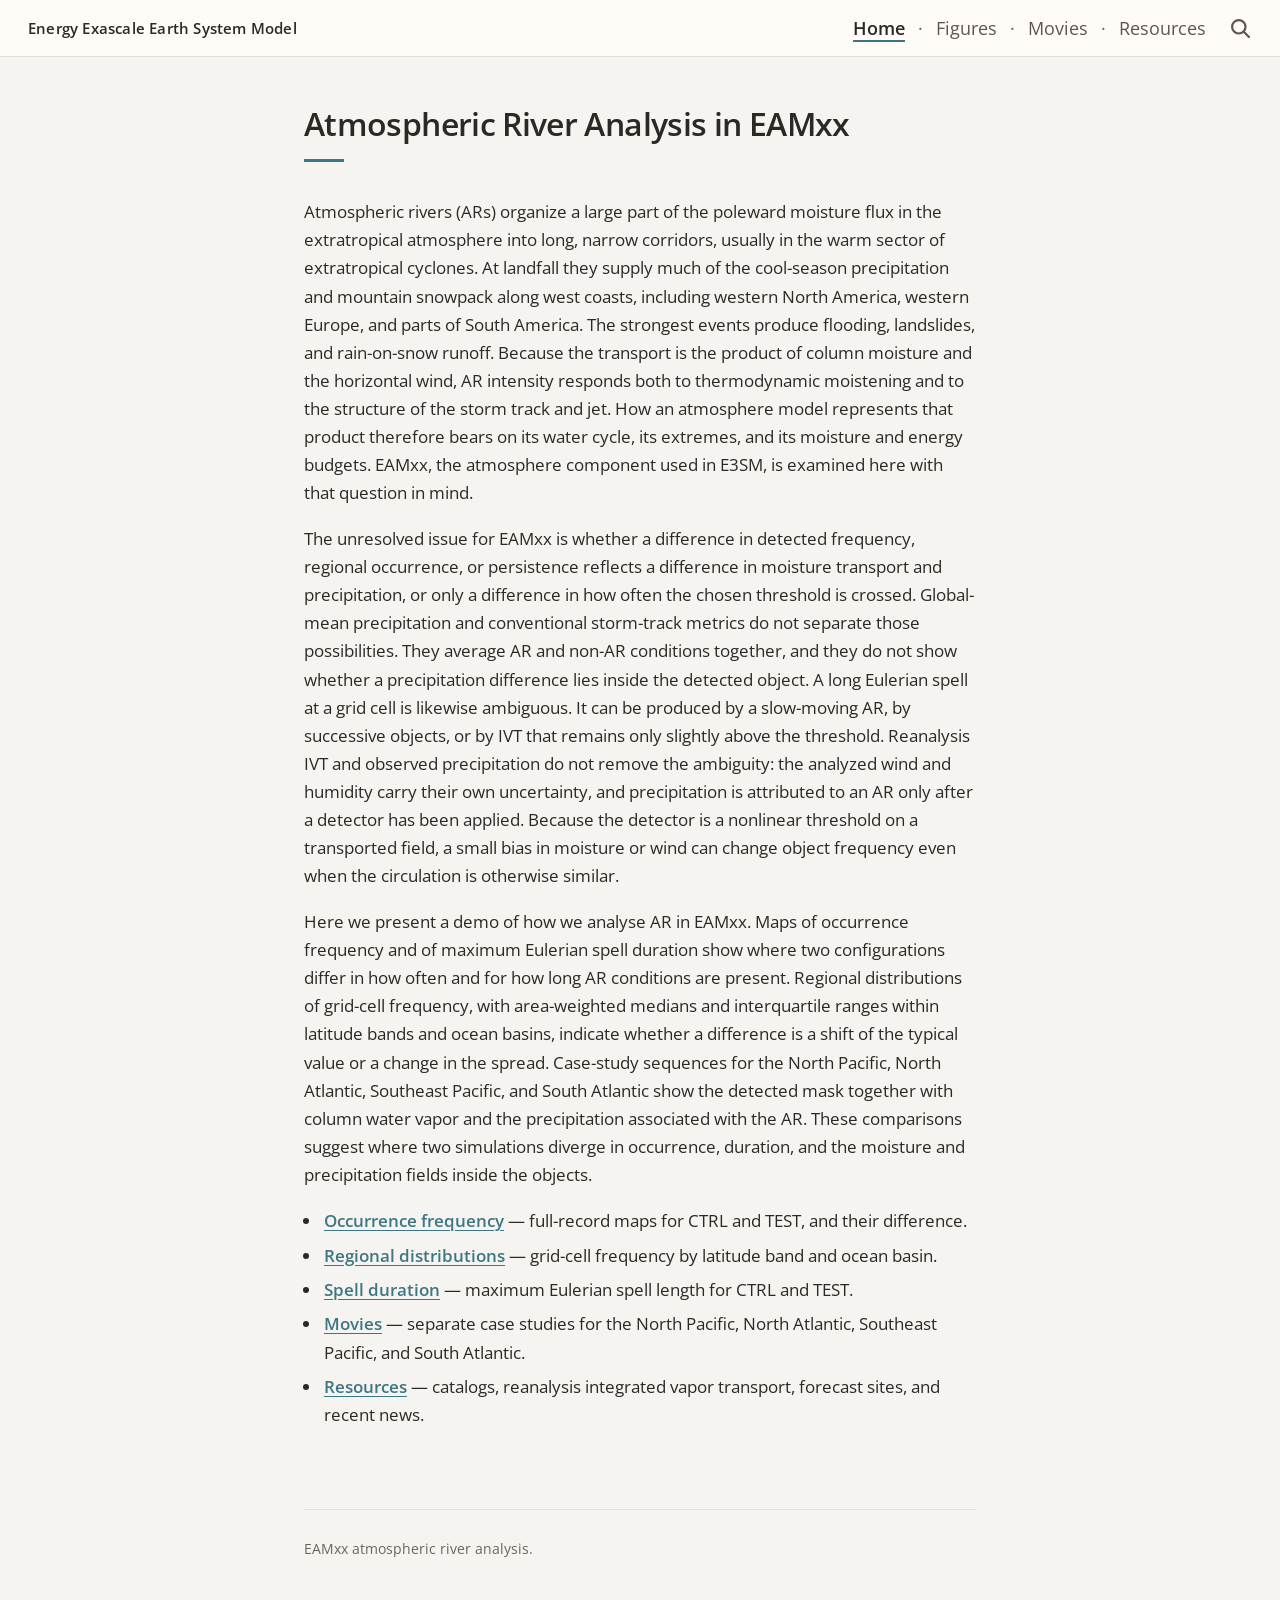
<file: index.html>
<!DOCTYPE html>
<html lang="en">
<head>
  <meta charset="UTF-8">
  <meta name="viewport" content="width=device-width, initial-scale=1.0">
  <meta name="description" content="Atmospheric river analysis in EAMxx: moisture transport, landfall precipitation, and process-level diagnostics.">
  <title>Atmospheric River Analysis in EAMxx</title>
  <link rel="preconnect" href="https://fonts.googleapis.com">
  <link rel="preconnect" href="https://fonts.gstatic.com" crossorigin>
  <link href="https://fonts.googleapis.com/css2?family=Open+Sans:wght@400;600&display=swap" rel="stylesheet">
  <link rel="stylesheet" href="css/style.css">
</head>
<body class="home-page">
  <header class="site-header">
    <div class="header-inner">
      <a class="site-title" href="index.html">Energy Exascale Earth System Model</a>
      <div class="site-nav-wrap">
        <nav aria-label="Main navigation">
          <ul class="site-nav">
            <li><a class="active" href="index.html">Home</a></li>
            <li><a href="figures.html">Figures</a></li>
            <li><a href="tools.html">Movies</a></li>
            <li><a href="resources.html">Resources</a></li>
          </ul>
        </nav>
        <a class="search-link" href="search.html" aria-label="Search">
          <svg class="search-icon" viewBox="0 0 24 24" aria-hidden="true">
          <circle cx="10.8" cy="10.8" r="6.7" fill="none" stroke="currentColor" stroke-width="2.2"></circle>
          <path d="M16 16l5 5" fill="none" stroke="currentColor" stroke-width="2.2" stroke-linecap="round"></path>
          </svg>
        </a>
      </div>
    </div>
  </header>

  <main>
    <section class="page-heading home-heading">
      <h1>Atmospheric River Analysis in EAMxx</h1>
      <div class="title-rule" aria-hidden="true"></div>
    </section>

    <section class="home-intro">
      <p>Atmospheric rivers (ARs) organize a large part of the poleward moisture flux in the extratropical atmosphere into long, narrow corridors, usually in the warm sector of extratropical cyclones. At landfall they supply much of the cool-season precipitation and mountain snowpack along west coasts, including western North America, western Europe, and parts of South America. The strongest events produce flooding, landslides, and rain-on-snow runoff. Because the transport is the product of column moisture and the horizontal wind, AR intensity responds both to thermodynamic moistening and to the structure of the storm track and jet. How an atmosphere model represents that product therefore bears on its water cycle, its extremes, and its moisture and energy budgets. EAMxx, the atmosphere component used in E3SM, is examined here with that question in mind.</p>

      <p>The unresolved issue for EAMxx is whether a difference in detected frequency, regional occurrence, or persistence reflects a difference in moisture transport and precipitation, or only a difference in how often the chosen threshold is crossed. Global-mean precipitation and conventional storm-track metrics do not separate those possibilities. They average AR and non-AR conditions together, and they do not show whether a precipitation difference lies inside the detected object. A long Eulerian spell at a grid cell is likewise ambiguous. It can be produced by a slow-moving AR, by successive objects, or by IVT that remains only slightly above the threshold. Reanalysis IVT and observed precipitation do not remove the ambiguity: the analyzed wind and humidity carry their own uncertainty, and precipitation is attributed to an AR only after a detector has been applied. Because the detector is a nonlinear threshold on a transported field, a small bias in moisture or wind can change object frequency even when the circulation is otherwise similar.</p>

      <p>Here we present a demo of how we analyse AR in EAMxx.  Maps of occurrence frequency and of maximum Eulerian spell duration show where two configurations differ in how often and for how long AR conditions are present. Regional distributions of grid-cell frequency, with area-weighted medians and interquartile ranges within latitude bands and ocean basins, indicate whether a difference is a shift of the typical value or a change in the spread. Case-study sequences for the North Pacific, North Atlantic, Southeast Pacific, and South Atlantic show the detected mask together with column water vapor and the precipitation associated with the AR. These comparisons suggest where two simulations diverge in occurrence, duration, and the moisture and precipitation fields inside the objects.</p>
      <ul class="home-next">
        <li><a href="frequency.html">Occurrence frequency</a> — full-record maps for CTRL and TEST, and their difference.</li>
        <li><a href="regional.html">Regional distributions</a> — grid-cell frequency by latitude band and ocean basin.</li>
        <li><a href="duration.html">Spell duration</a> — maximum Eulerian spell length for CTRL and TEST.</li>
        <li><a href="tools.html">Movies</a> — separate case studies for the North Pacific, North Atlantic, Southeast Pacific, and South Atlantic.</li>
        <li><a href="resources.html">Resources</a> — catalogs, reanalysis integrated vapor transport, forecast sites, and recent news.</li>
      </ul>
    </section>
  </main>
  <footer class="site-footer">
    <p>EAMxx atmospheric river analysis.</p>
  </footer>

<!-- Cloudflare Web Analytics --><script type='module' src='https://static.cloudflareinsights.com/beacon.min.js' data-cf-beacon='{"token": "e3sm-ar-demo"}'></script><!-- End Cloudflare Web Analytics -->

</body>
</html>
</file>
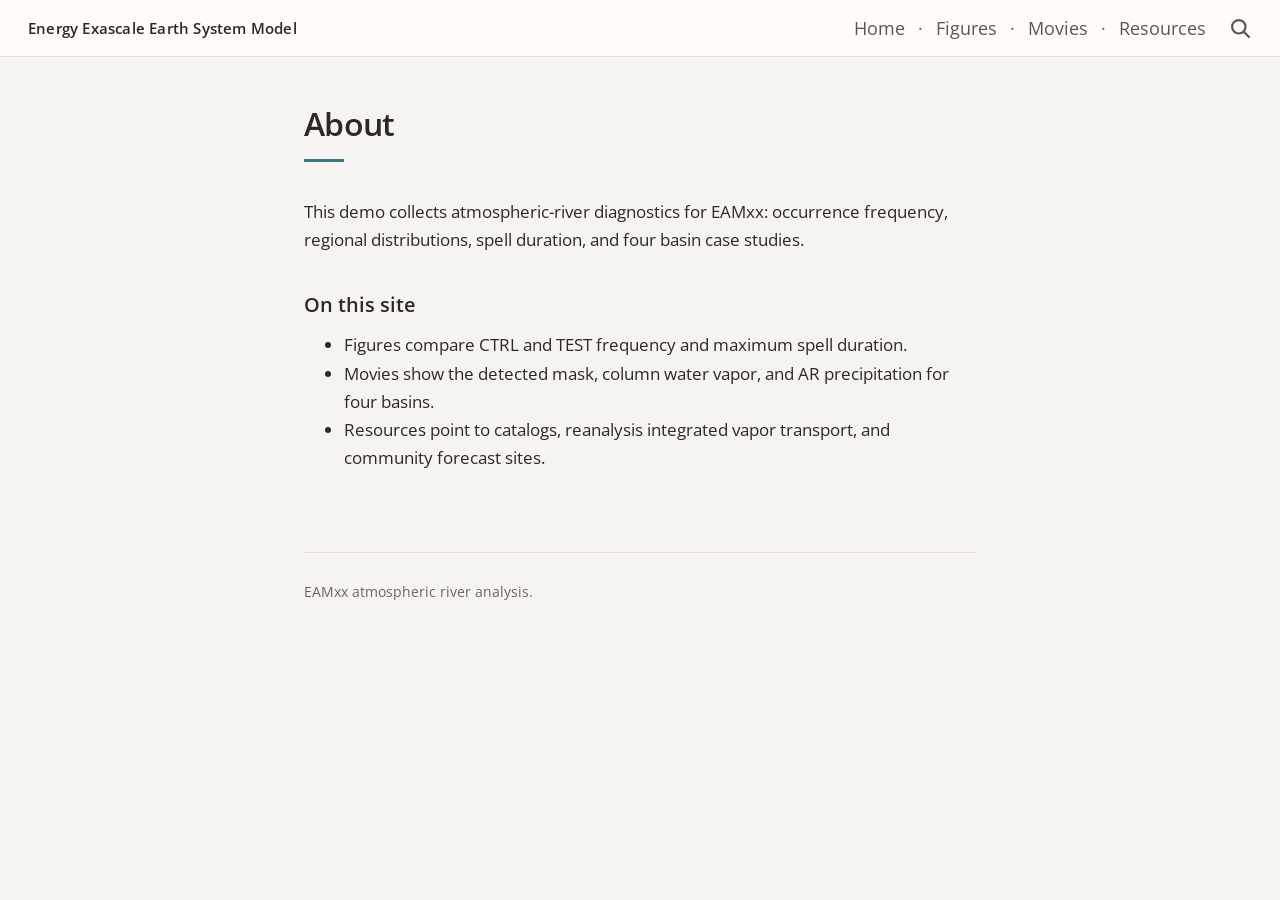
<file: about.html>
<!DOCTYPE html>
<html lang="en">
<head>
  <meta charset="UTF-8">
  <meta name="viewport" content="width=device-width, initial-scale=1.0">
  <meta name="description" content="About the EAMxx atmospheric river demo.">
  <title>About | EAMxx Atmospheric Rivers</title>
  <link rel="preconnect" href="https://fonts.googleapis.com">
  <link rel="preconnect" href="https://fonts.gstatic.com" crossorigin>
  <link href="https://fonts.googleapis.com/css2?family=Open+Sans:wght@400;600&display=swap" rel="stylesheet">
  <link rel="stylesheet" href="css/style.css">
</head>
<body class="about-page">
  <header class="site-header">
    <div class="header-inner">
      <a class="site-title" href="index.html">Energy Exascale Earth System Model</a>
      <div class="site-nav-wrap">
        <nav aria-label="Main navigation">
          <ul class="site-nav">
            <li><a href="index.html">Home</a></li>
            <li><a href="figures.html">Figures</a></li>
            <li><a href="tools.html">Movies</a></li>
            <li><a href="resources.html">Resources</a></li>
          </ul>
        </nav>
        <a class="search-link" href="search.html" aria-label="Search">
          <svg class="search-icon" viewBox="0 0 24 24" aria-hidden="true">
          <circle cx="10.8" cy="10.8" r="6.7" fill="none" stroke="currentColor" stroke-width="2.2"></circle>
          <path d="M16 16l5 5" fill="none" stroke="currentColor" stroke-width="2.2" stroke-linecap="round"></path>
          </svg>
        </a>
      </div>
    </div>
  </header>

  <main>
    <section class="page-heading">
      <h1>About</h1>
      <div class="title-rule" aria-hidden="true"></div>
    </section>

    <section class="about-content">
      <p>This demo collects atmospheric-river diagnostics for EAMxx: occurrence frequency, regional distributions, spell duration, and four basin case studies.</p>
      <h2>On this site</h2>
      <ul>
        <li>Figures compare CTRL and TEST frequency and maximum spell duration.</li>
        <li>Movies show the detected mask, column water vapor, and AR precipitation for four basins.</li>
        <li>Resources point to catalogs, reanalysis integrated vapor transport, and community forecast sites.</li>
      </ul>
    </section>
  </main>
  <footer class="site-footer">
    <p>EAMxx atmospheric river analysis.</p>
  </footer>
</body>
</html>
</file>
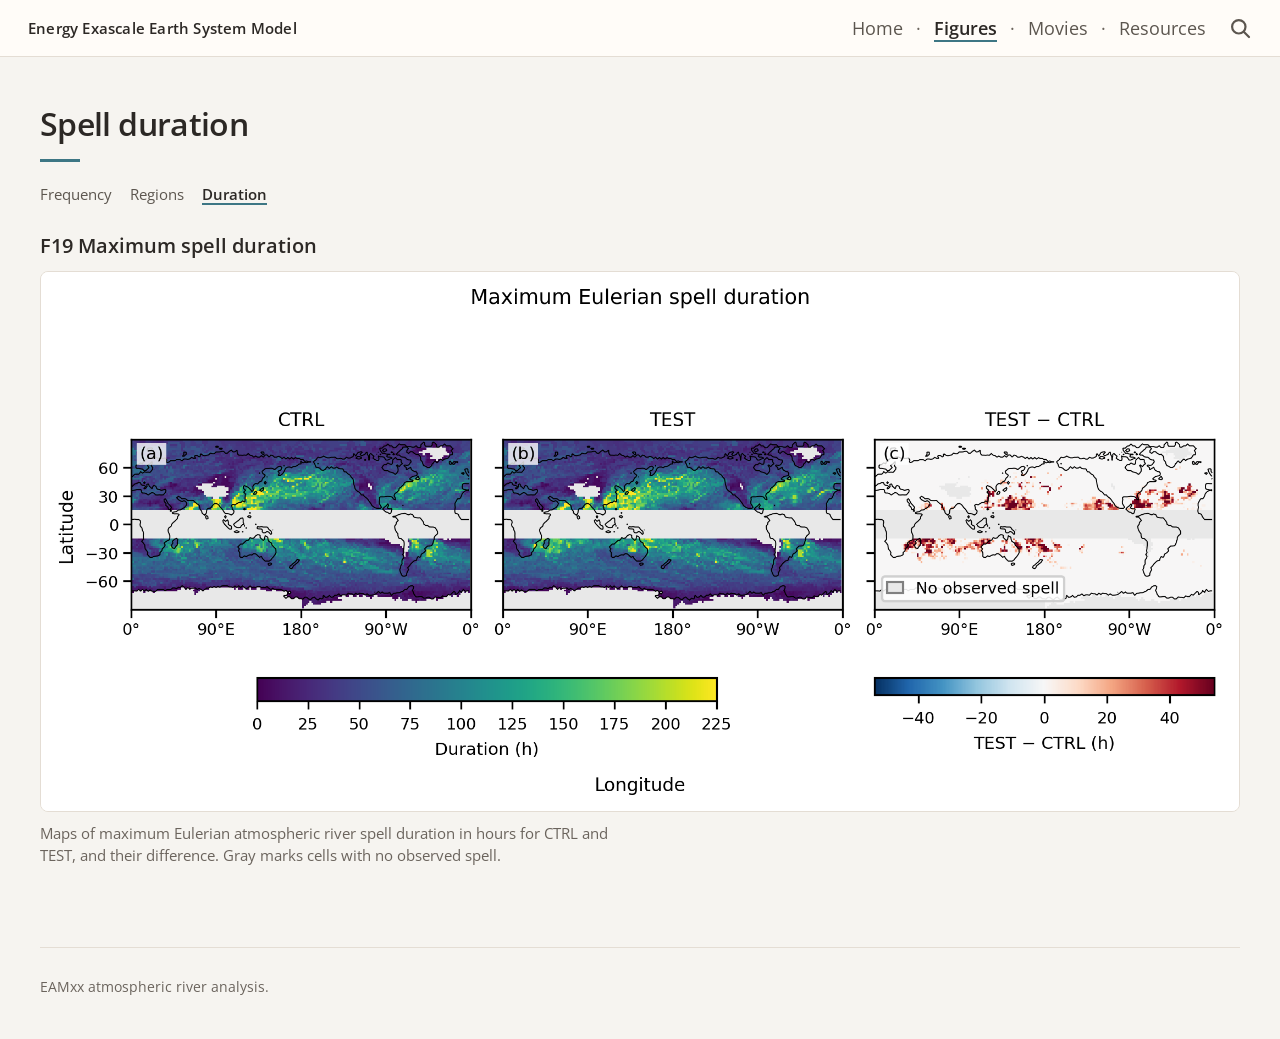
<file: duration.html>
<!DOCTYPE html>
<html lang="en">
<head>
  <meta charset="UTF-8">
  <meta name="viewport" content="width=device-width, initial-scale=1.0">
  <meta name="description" content="Maximum Eulerian atmospheric river spell duration for CTRL and TEST.">
  <title>Spell duration | EAMxx Atmospheric Rivers</title>
  <link rel="preconnect" href="https://fonts.googleapis.com">
  <link rel="preconnect" href="https://fonts.gstatic.com" crossorigin>
  <link href="https://fonts.googleapis.com/css2?family=Open+Sans:wght@400;600&display=swap" rel="stylesheet">
  <link rel="stylesheet" href="css/style.css">
</head>
<body class="figures-page">
  <header class="site-header">
    <div class="header-inner">
      <a class="site-title" href="index.html">Energy Exascale Earth System Model</a>
      <div class="site-nav-wrap">
        <nav aria-label="Main navigation">
          <ul class="site-nav">
            <li><a href="index.html">Home</a></li>
            <li><a class="active" href="figures.html">Figures</a></li>
            <li><a href="tools.html">Movies</a></li>
            <li><a href="resources.html">Resources</a></li>
          </ul>
        </nav>
        <a class="search-link" href="search.html" aria-label="Search">
          <svg class="search-icon" viewBox="0 0 24 24" aria-hidden="true">
          <circle cx="10.8" cy="10.8" r="6.7" fill="none" stroke="currentColor" stroke-width="2.2"></circle>
          <path d="M16 16l5 5" fill="none" stroke="currentColor" stroke-width="2.2" stroke-linecap="round"></path>
          </svg>
        </a>
      </div>
    </div>
  </header>

  <main>
    <section class="page-heading">
      <h1>Spell duration</h1>
      <div class="title-rule" aria-hidden="true"></div>
    </section>

    <nav class="section-nav" aria-label="Figure categories">
      <a href="frequency.html">Frequency</a>
      <a href="regional.html">Regions</a>
      <a class="active" href="duration.html" aria-current="page">Duration</a>
    </nav>

    <section class="figures-content">
      <figure class="figure-item">
        <h2>F19 Maximum spell duration</h2>
        <img src="figures/F19_maximum_spell_duration.png" width="2179" height="979" alt="F19 Maximum spell duration">
        <figcaption>Maps of maximum Eulerian atmospheric river spell duration in hours for CTRL and TEST, and their difference. Gray marks cells with no observed spell.</figcaption>
      </figure>
    </section>
  </main>
  <footer class="site-footer">
    <p>EAMxx atmospheric river analysis.</p>
  </footer>
<!-- Cloudflare Web Analytics --><script type='module' src='https://static.cloudflareinsights.com/beacon.min.js' data-cf-beacon='{"token": "e3sm-ar-demo"}'></script><!-- End Cloudflare Web Analytics -->
</body>
</html>
</file>
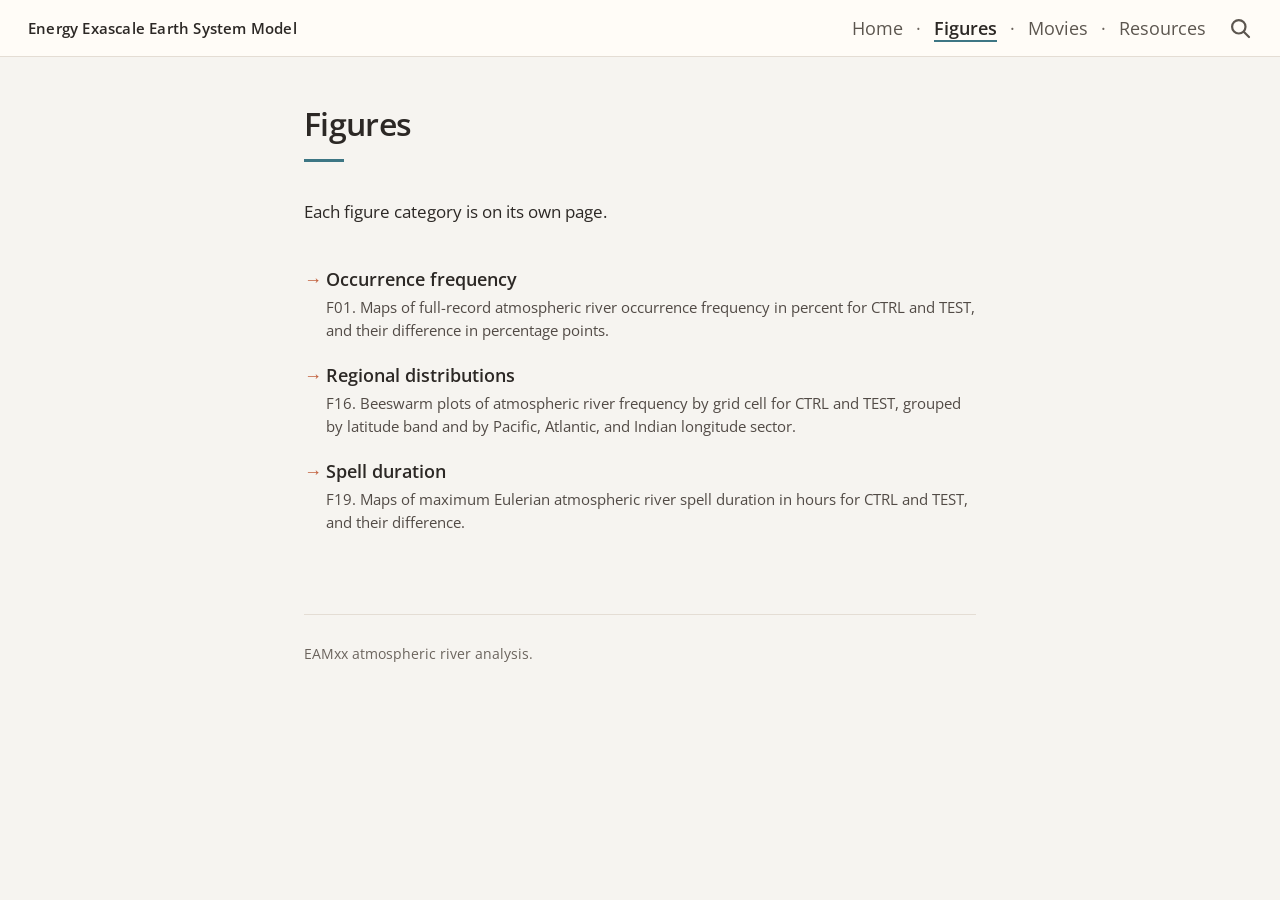
<file: figures.html>
<!DOCTYPE html>
<html lang="en">
<head>
  <meta charset="UTF-8">
  <meta name="viewport" content="width=device-width, initial-scale=1.0">
  <meta name="description" content="Figure pages for atmospheric river frequency, regional distributions, and spell duration.">
  <title>Figures | EAMxx Atmospheric Rivers</title>
  <link rel="preconnect" href="https://fonts.googleapis.com">
  <link rel="preconnect" href="https://fonts.gstatic.com" crossorigin>
  <link href="https://fonts.googleapis.com/css2?family=Open+Sans:wght@400;600&display=swap" rel="stylesheet">
  <link rel="stylesheet" href="css/style.css">
</head>
<body class="catalog-page">
  <header class="site-header">
    <div class="header-inner">
      <a class="site-title" href="index.html">Energy Exascale Earth System Model</a>
      <div class="site-nav-wrap">
        <nav aria-label="Main navigation">
          <ul class="site-nav">
            <li><a href="index.html">Home</a></li>
            <li><a class="active" href="figures.html">Figures</a></li>
            <li><a href="tools.html">Movies</a></li>
            <li><a href="resources.html">Resources</a></li>
          </ul>
        </nav>
        <a class="search-link" href="search.html" aria-label="Search">
          <svg class="search-icon" viewBox="0 0 24 24" aria-hidden="true">
          <circle cx="10.8" cy="10.8" r="6.7" fill="none" stroke="currentColor" stroke-width="2.2"></circle>
          <path d="M16 16l5 5" fill="none" stroke="currentColor" stroke-width="2.2" stroke-linecap="round"></path>
          </svg>
        </a>
      </div>
    </div>
  </header>

  <main>
    <section class="page-heading">
      <h1>Figures</h1>
      <div class="title-rule" aria-hidden="true"></div>
    </section>

    <section class="links-content">
      <p class="links-lead">Each figure category is on its own page.</p>
      <ul class="links-list">
        <li>
          <a href="frequency.html">Occurrence frequency</a>
          <p>F01. Maps of full-record atmospheric river occurrence frequency in percent for CTRL and TEST, and their difference in percentage points.</p>
        </li>
        <li>
          <a href="regional.html">Regional distributions</a>
          <p>F16. Beeswarm plots of atmospheric river frequency by grid cell for CTRL and TEST, grouped by latitude band and by Pacific, Atlantic, and Indian longitude sector.</p>
        </li>
        <li>
          <a href="duration.html">Spell duration</a>
          <p>F19. Maps of maximum Eulerian atmospheric river spell duration in hours for CTRL and TEST, and their difference.</p>
        </li>
      </ul>
    </section>
  </main>
  <footer class="site-footer">
    <p>EAMxx atmospheric river analysis.</p>
  </footer>
<!-- Cloudflare Web Analytics --><script type='module' src='https://static.cloudflareinsights.com/beacon.min.js' data-cf-beacon='{"token": "e3sm-ar-demo"}'></script><!-- End Cloudflare Web Analytics -->
</body>
</html>
</file>
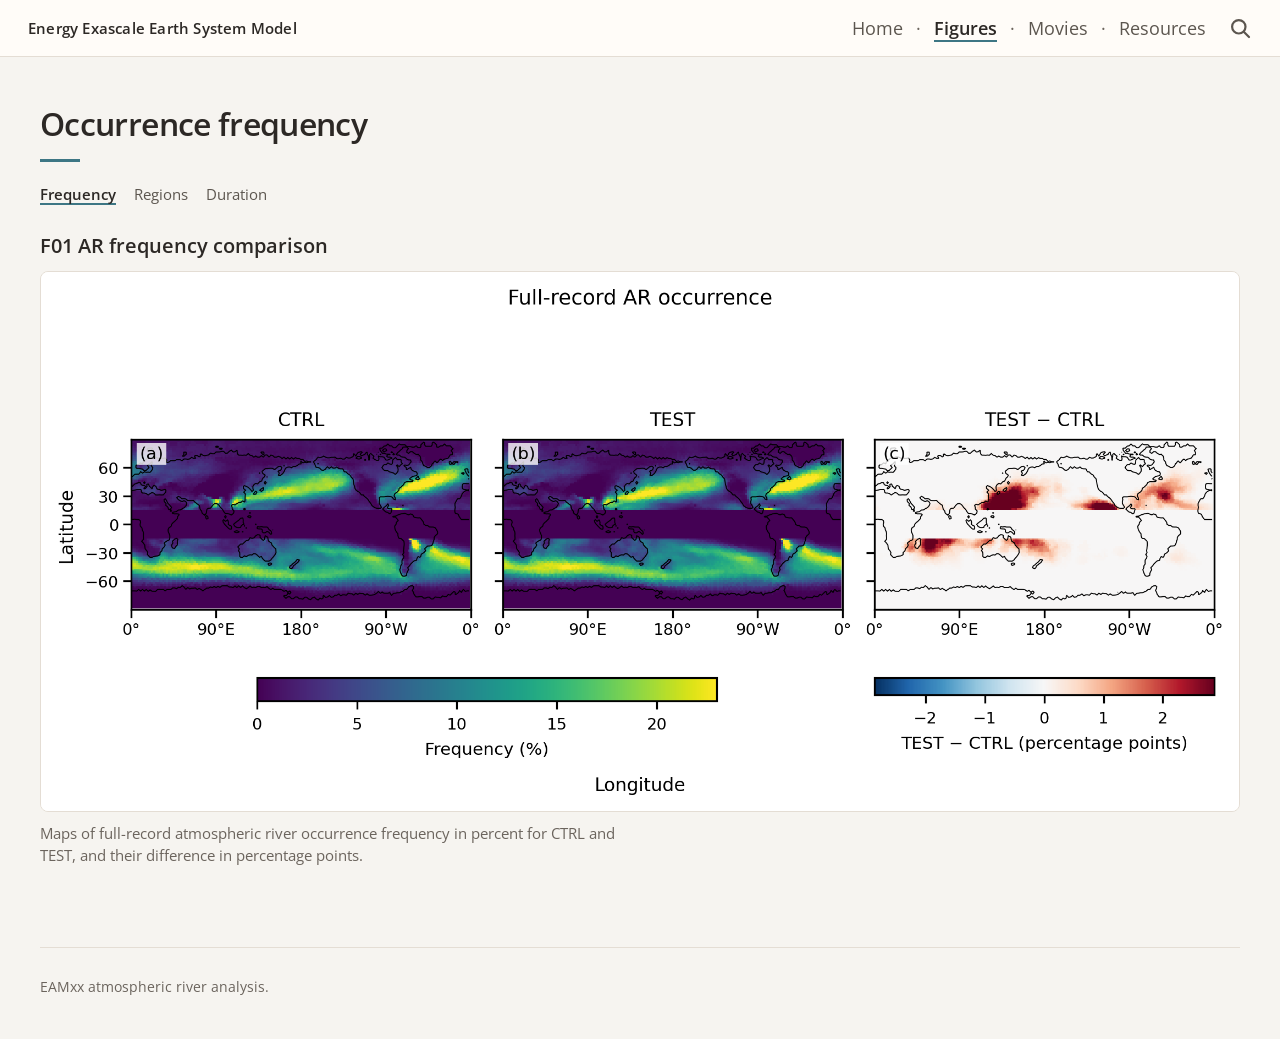
<file: frequency.html>
<!DOCTYPE html>
<html lang="en">
<head>
  <meta charset="UTF-8">
  <meta name="viewport" content="width=device-width, initial-scale=1.0">
  <meta name="description" content="Full-record atmospheric river occurrence frequency for CTRL and TEST.">
  <title>Occurrence frequency | EAMxx Atmospheric Rivers</title>
  <link rel="preconnect" href="https://fonts.googleapis.com">
  <link rel="preconnect" href="https://fonts.gstatic.com" crossorigin>
  <link href="https://fonts.googleapis.com/css2?family=Open+Sans:wght@400;600&display=swap" rel="stylesheet">
  <link rel="stylesheet" href="css/style.css">
</head>
<body class="figures-page">
  <header class="site-header">
    <div class="header-inner">
      <a class="site-title" href="index.html">Energy Exascale Earth System Model</a>
      <div class="site-nav-wrap">
        <nav aria-label="Main navigation">
          <ul class="site-nav">
            <li><a href="index.html">Home</a></li>
            <li><a class="active" href="figures.html">Figures</a></li>
            <li><a href="tools.html">Movies</a></li>
            <li><a href="resources.html">Resources</a></li>
          </ul>
        </nav>
        <a class="search-link" href="search.html" aria-label="Search">
          <svg class="search-icon" viewBox="0 0 24 24" aria-hidden="true">
          <circle cx="10.8" cy="10.8" r="6.7" fill="none" stroke="currentColor" stroke-width="2.2"></circle>
          <path d="M16 16l5 5" fill="none" stroke="currentColor" stroke-width="2.2" stroke-linecap="round"></path>
          </svg>
        </a>
      </div>
    </div>
  </header>

  <main>
    <section class="page-heading">
      <h1>Occurrence frequency</h1>
      <div class="title-rule" aria-hidden="true"></div>
    </section>

    <nav class="section-nav" aria-label="Figure categories">
      <a class="active" href="frequency.html" aria-current="page">Frequency</a>
      <a href="regional.html">Regions</a>
      <a href="duration.html">Duration</a>
    </nav>

    <section class="figures-content">
      <figure class="figure-item">
        <h2>F01 AR frequency comparison</h2>
        <img src="figures/F01_ar_frequency_comparison.png" width="2179" height="979" alt="F01 AR frequency comparison">
        <figcaption>Maps of full-record atmospheric river occurrence frequency in percent for CTRL and TEST, and their difference in percentage points.</figcaption>
      </figure>
    </section>
  </main>
  <footer class="site-footer">
    <p>EAMxx atmospheric river analysis.</p>
  </footer>
<!-- Cloudflare Web Analytics --><script type='module' src='https://static.cloudflareinsights.com/beacon.min.js' data-cf-beacon='{"token": "e3sm-ar-demo"}'></script><!-- End Cloudflare Web Analytics -->
</body>
</html>
</file>
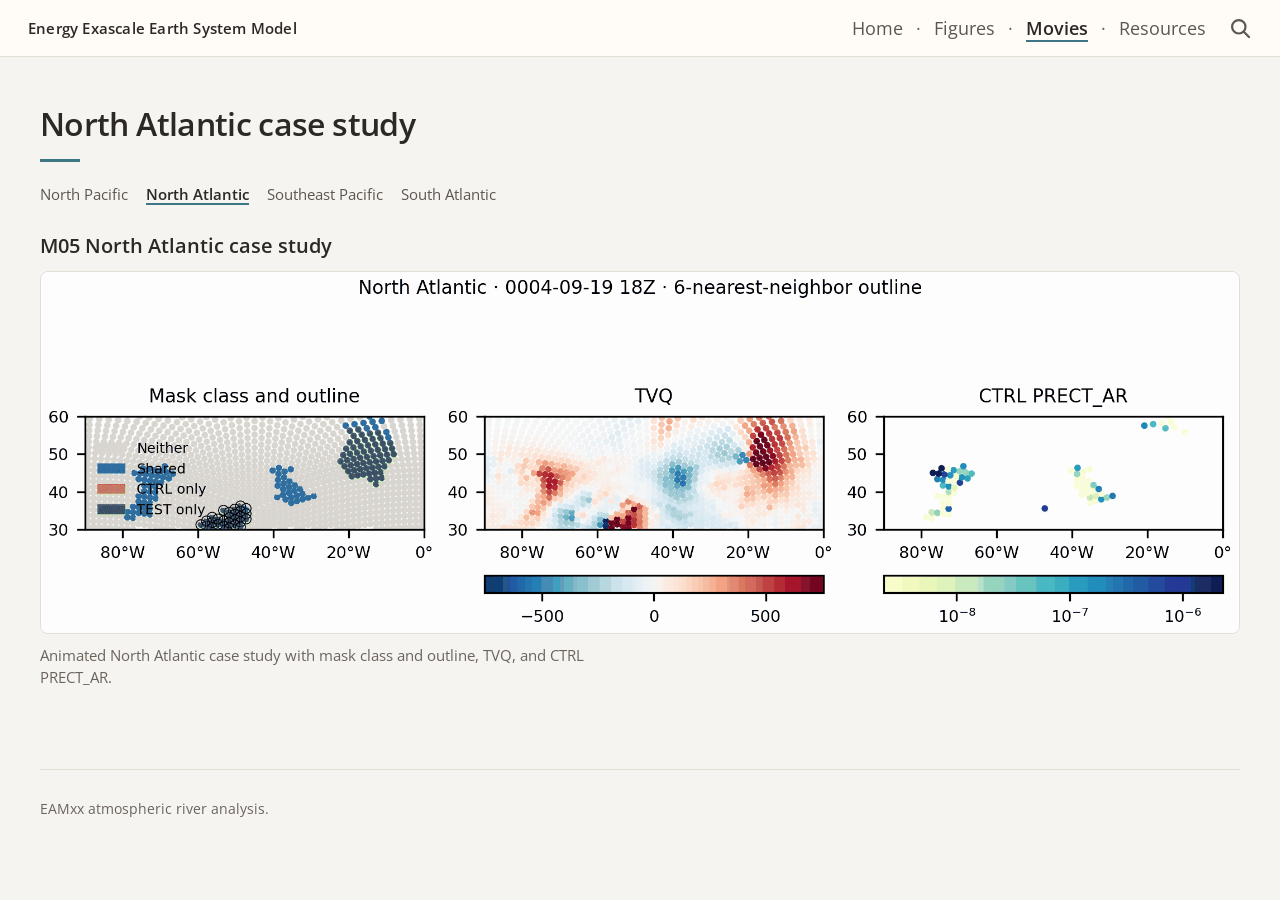
<file: movie-north-atlantic.html>
<!DOCTYPE html>
<html lang="en">
<head>
  <meta charset="UTF-8">
  <meta name="viewport" content="width=device-width, initial-scale=1.0">
  <meta name="description" content="North Atlantic atmospheric river case study.">
  <title>North Atlantic case study | EAMxx Atmospheric Rivers</title>
  <link rel="preconnect" href="https://fonts.googleapis.com">
  <link rel="preconnect" href="https://fonts.gstatic.com" crossorigin>
  <link href="https://fonts.googleapis.com/css2?family=Open+Sans:wght@400;600&display=swap" rel="stylesheet">
  <link rel="stylesheet" href="css/style.css">
</head>
<body class="movies-page">
  <header class="site-header">
    <div class="header-inner">
      <a class="site-title" href="index.html">Energy Exascale Earth System Model</a>
      <div class="site-nav-wrap">
        <nav aria-label="Main navigation">
          <ul class="site-nav">
            <li><a href="index.html">Home</a></li>
            <li><a href="figures.html">Figures</a></li>
            <li><a class="active" href="tools.html">Movies</a></li>
            <li><a href="resources.html">Resources</a></li>
          </ul>
        </nav>
        <a class="search-link" href="search.html" aria-label="Search">
          <svg class="search-icon" viewBox="0 0 24 24" aria-hidden="true">
          <circle cx="10.8" cy="10.8" r="6.7" fill="none" stroke="currentColor" stroke-width="2.2"></circle>
          <path d="M16 16l5 5" fill="none" stroke="currentColor" stroke-width="2.2" stroke-linecap="round"></path>
          </svg>
        </a>
      </div>
    </div>
  </header>

  <main>
    <section class="page-heading">
      <h1>North Atlantic case study</h1>
      <div class="title-rule" aria-hidden="true"></div>
    </section>

    <nav class="section-nav" aria-label="Case studies">
      <a href="movie-north-pacific.html">North Pacific</a>
      <a class="active" href="movie-north-atlantic.html" aria-current="page">North Atlantic</a>
      <a href="movie-southeast-pacific.html">Southeast Pacific</a>
      <a href="movie-south-atlantic.html">South Atlantic</a>
    </nav>

    <section class="movies-content">
      <figure class="movie-item">
        <h2>M05 North Atlantic case study</h2>
        <img src="movies/M05_north_atlantic_case_study.gif" width="2145" height="645" alt="M05 North Atlantic case study">
        <figcaption>Animated North Atlantic case study with mask class and outline, TVQ, and CTRL PRECT_AR.</figcaption>
      </figure>
    </section>
  </main>
  <footer class="site-footer">
    <p>EAMxx atmospheric river analysis.</p>
  </footer>
</body>
</html>
</file>
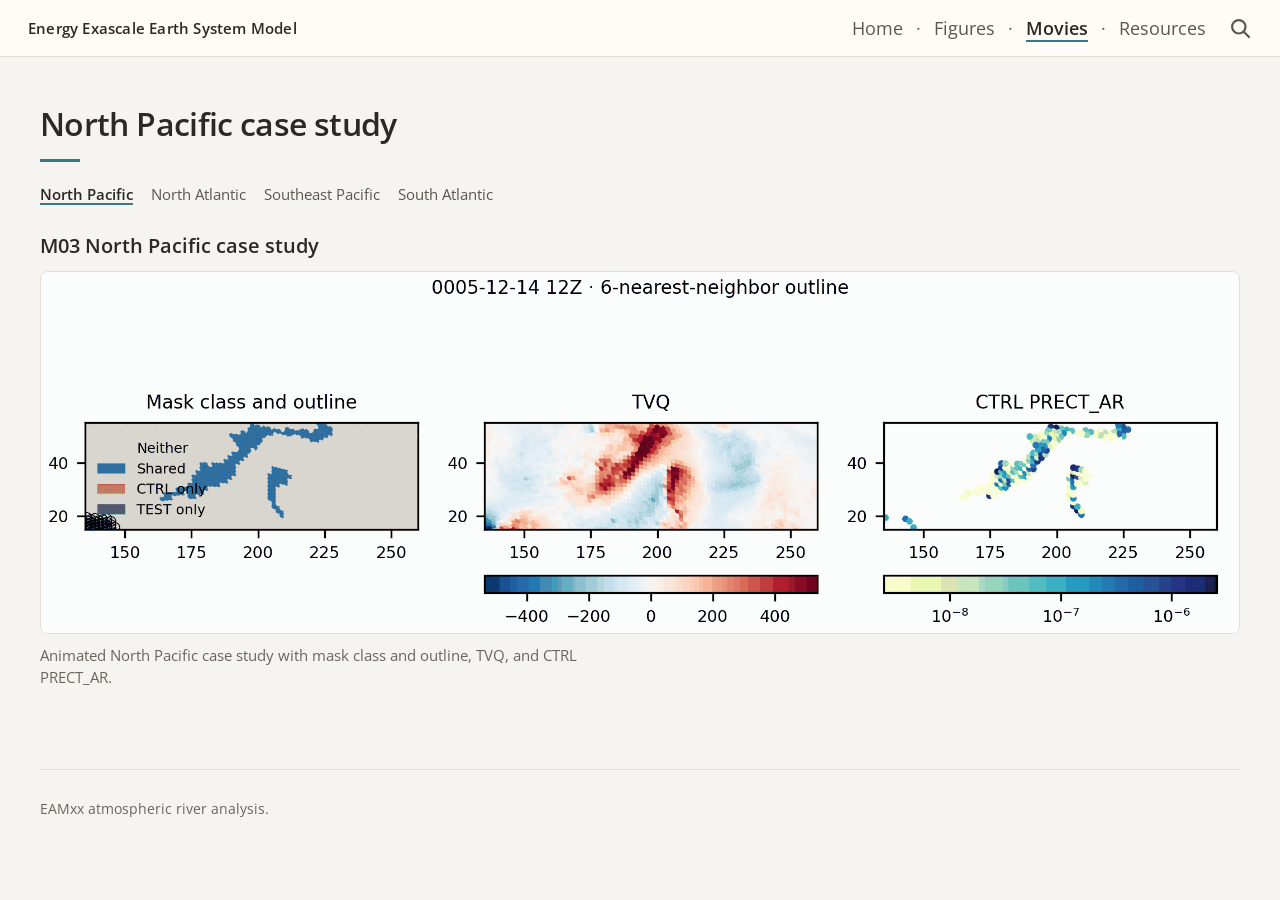
<file: movie-north-pacific.html>
<!DOCTYPE html>
<html lang="en">
<head>
  <meta charset="UTF-8">
  <meta name="viewport" content="width=device-width, initial-scale=1.0">
  <meta name="description" content="North Pacific atmospheric river case study.">
  <title>North Pacific case study | EAMxx Atmospheric Rivers</title>
  <link rel="preconnect" href="https://fonts.googleapis.com">
  <link rel="preconnect" href="https://fonts.gstatic.com" crossorigin>
  <link href="https://fonts.googleapis.com/css2?family=Open+Sans:wght@400;600&display=swap" rel="stylesheet">
  <link rel="stylesheet" href="css/style.css">
</head>
<body class="movies-page">
  <header class="site-header">
    <div class="header-inner">
      <a class="site-title" href="index.html">Energy Exascale Earth System Model</a>
      <div class="site-nav-wrap">
        <nav aria-label="Main navigation">
          <ul class="site-nav">
            <li><a href="index.html">Home</a></li>
            <li><a href="figures.html">Figures</a></li>
            <li><a class="active" href="tools.html">Movies</a></li>
            <li><a href="resources.html">Resources</a></li>
          </ul>
        </nav>
        <a class="search-link" href="search.html" aria-label="Search">
          <svg class="search-icon" viewBox="0 0 24 24" aria-hidden="true">
          <circle cx="10.8" cy="10.8" r="6.7" fill="none" stroke="currentColor" stroke-width="2.2"></circle>
          <path d="M16 16l5 5" fill="none" stroke="currentColor" stroke-width="2.2" stroke-linecap="round"></path>
          </svg>
        </a>
      </div>
    </div>
  </header>

  <main>
    <section class="page-heading">
      <h1>North Pacific case study</h1>
      <div class="title-rule" aria-hidden="true"></div>
    </section>

    <nav class="section-nav" aria-label="Case studies">
      <a class="active" href="movie-north-pacific.html" aria-current="page">North Pacific</a>
      <a href="movie-north-atlantic.html">North Atlantic</a>
      <a href="movie-southeast-pacific.html">Southeast Pacific</a>
      <a href="movie-south-atlantic.html">South Atlantic</a>
    </nav>

    <section class="movies-content">
      <figure class="movie-item">
        <h2>M03 North Pacific case study</h2>
        <img src="movies/M03_north_pacific_case_study.gif" width="2145" height="645" alt="M03 North Pacific case study">
        <figcaption>Animated North Pacific case study with mask class and outline, TVQ, and CTRL PRECT_AR.</figcaption>
      </figure>
    </section>
  </main>
  <footer class="site-footer">
    <p>EAMxx atmospheric river analysis.</p>
  </footer>
</body>
</html>
</file>
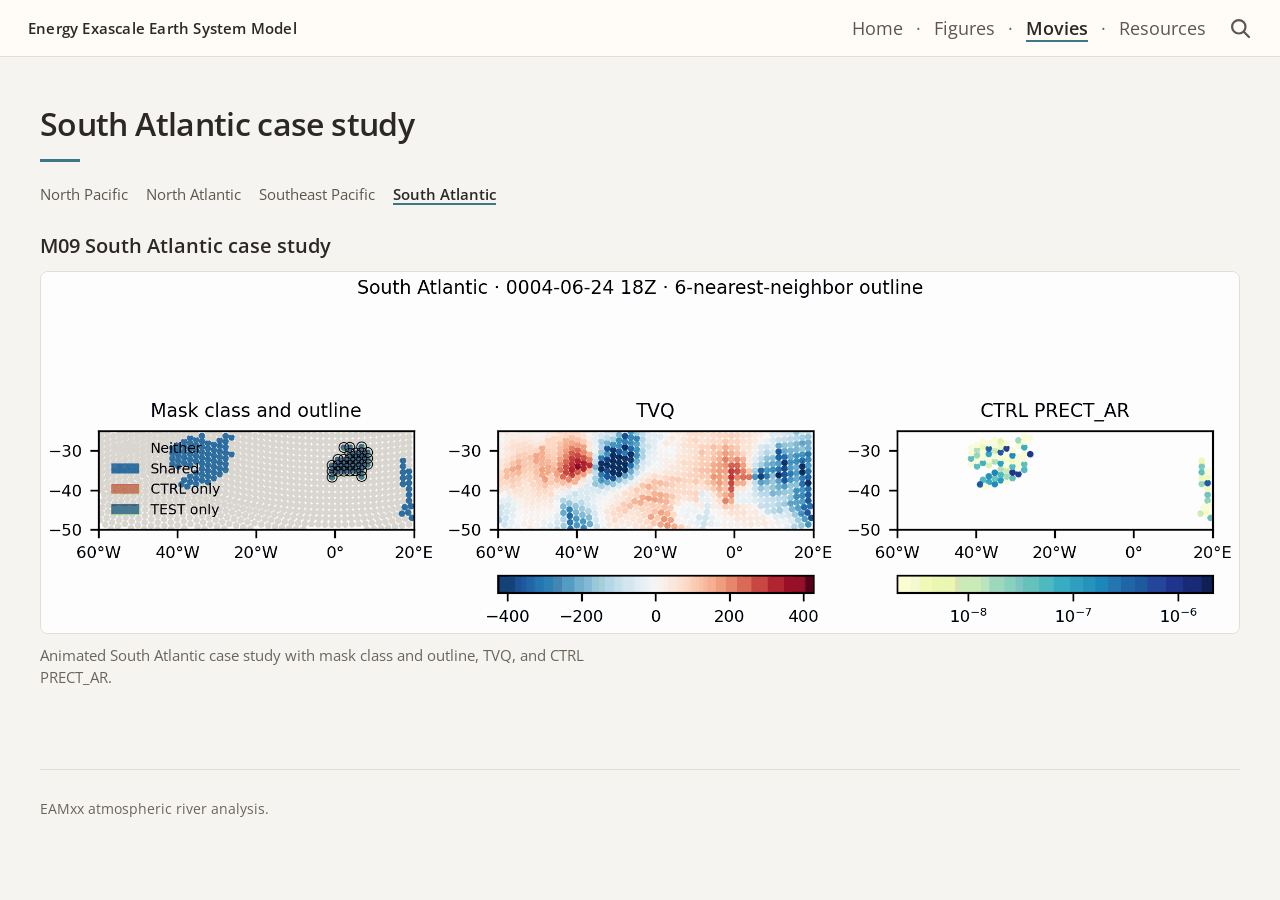
<file: movie-south-atlantic.html>
<!DOCTYPE html>
<html lang="en">
<head>
  <meta charset="UTF-8">
  <meta name="viewport" content="width=device-width, initial-scale=1.0">
  <meta name="description" content="South Atlantic atmospheric river case study.">
  <title>South Atlantic case study | EAMxx Atmospheric Rivers</title>
  <link rel="preconnect" href="https://fonts.googleapis.com">
  <link rel="preconnect" href="https://fonts.gstatic.com" crossorigin>
  <link href="https://fonts.googleapis.com/css2?family=Open+Sans:wght@400;600&display=swap" rel="stylesheet">
  <link rel="stylesheet" href="css/style.css">
</head>
<body class="movies-page">
  <header class="site-header">
    <div class="header-inner">
      <a class="site-title" href="index.html">Energy Exascale Earth System Model</a>
      <div class="site-nav-wrap">
        <nav aria-label="Main navigation">
          <ul class="site-nav">
            <li><a href="index.html">Home</a></li>
            <li><a href="figures.html">Figures</a></li>
            <li><a class="active" href="tools.html">Movies</a></li>
            <li><a href="resources.html">Resources</a></li>
          </ul>
        </nav>
        <a class="search-link" href="search.html" aria-label="Search">
          <svg class="search-icon" viewBox="0 0 24 24" aria-hidden="true">
          <circle cx="10.8" cy="10.8" r="6.7" fill="none" stroke="currentColor" stroke-width="2.2"></circle>
          <path d="M16 16l5 5" fill="none" stroke="currentColor" stroke-width="2.2" stroke-linecap="round"></path>
          </svg>
        </a>
      </div>
    </div>
  </header>

  <main>
    <section class="page-heading">
      <h1>South Atlantic case study</h1>
      <div class="title-rule" aria-hidden="true"></div>
    </section>

    <nav class="section-nav" aria-label="Case studies">
      <a href="movie-north-pacific.html">North Pacific</a>
      <a href="movie-north-atlantic.html">North Atlantic</a>
      <a href="movie-southeast-pacific.html">Southeast Pacific</a>
      <a class="active" href="movie-south-atlantic.html" aria-current="page">South Atlantic</a>
    </nav>

    <section class="movies-content">
      <figure class="movie-item">
        <h2>M09 South Atlantic case study</h2>
        <img src="movies/M09_south_atlantic_case_study.gif" width="2145" height="645" alt="M09 South Atlantic case study">
        <figcaption>Animated South Atlantic case study with mask class and outline, TVQ, and CTRL PRECT_AR.</figcaption>
      </figure>
    </section>
  </main>
  <footer class="site-footer">
    <p>EAMxx atmospheric river analysis.</p>
  </footer>
</body>
</html>
</file>
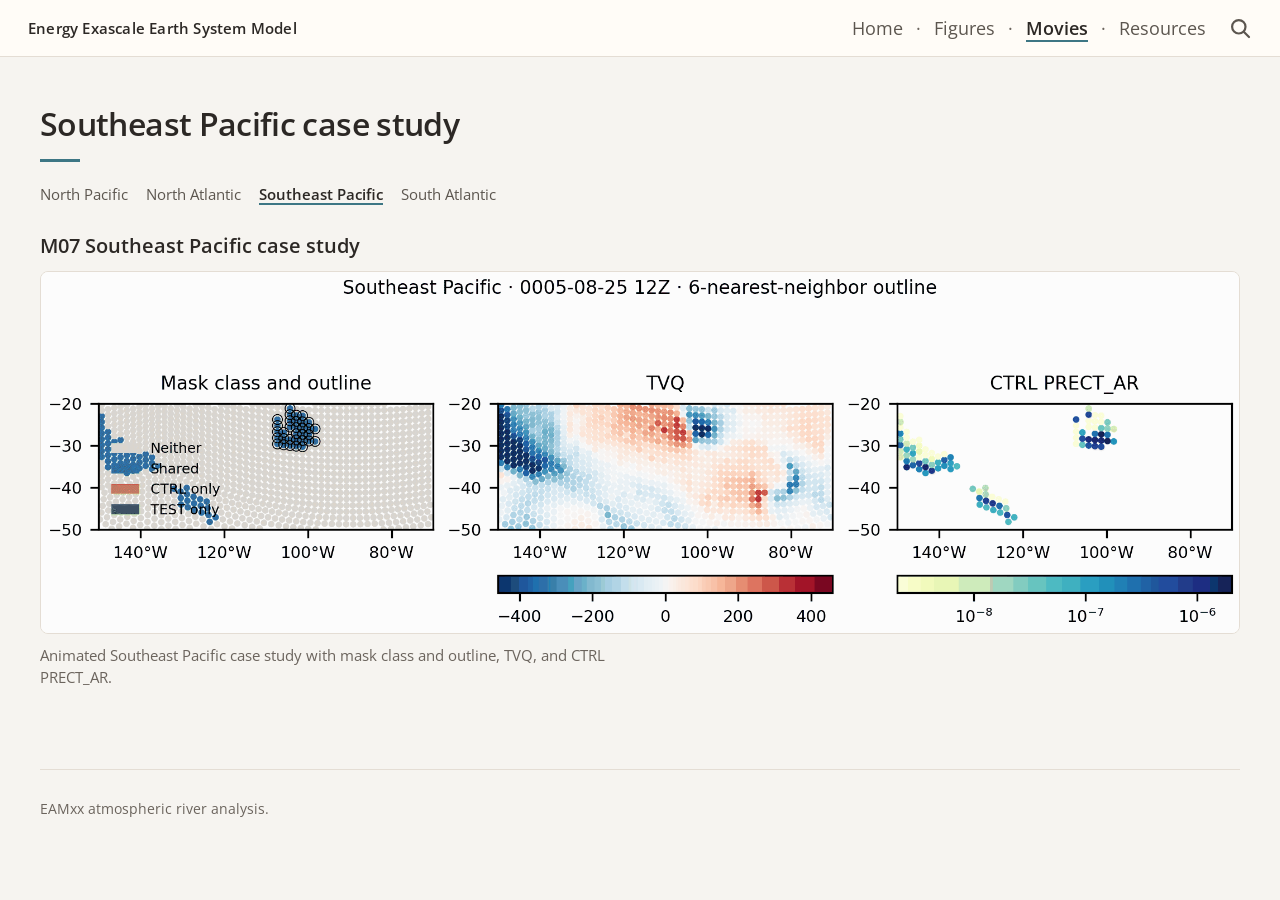
<file: movie-southeast-pacific.html>
<!DOCTYPE html>
<html lang="en">
<head>
  <meta charset="UTF-8">
  <meta name="viewport" content="width=device-width, initial-scale=1.0">
  <meta name="description" content="Southeast Pacific atmospheric river case study.">
  <title>Southeast Pacific case study | EAMxx Atmospheric Rivers</title>
  <link rel="preconnect" href="https://fonts.googleapis.com">
  <link rel="preconnect" href="https://fonts.gstatic.com" crossorigin>
  <link href="https://fonts.googleapis.com/css2?family=Open+Sans:wght@400;600&display=swap" rel="stylesheet">
  <link rel="stylesheet" href="css/style.css">
</head>
<body class="movies-page">
  <header class="site-header">
    <div class="header-inner">
      <a class="site-title" href="index.html">Energy Exascale Earth System Model</a>
      <div class="site-nav-wrap">
        <nav aria-label="Main navigation">
          <ul class="site-nav">
            <li><a href="index.html">Home</a></li>
            <li><a href="figures.html">Figures</a></li>
            <li><a class="active" href="tools.html">Movies</a></li>
            <li><a href="resources.html">Resources</a></li>
          </ul>
        </nav>
        <a class="search-link" href="search.html" aria-label="Search">
          <svg class="search-icon" viewBox="0 0 24 24" aria-hidden="true">
          <circle cx="10.8" cy="10.8" r="6.7" fill="none" stroke="currentColor" stroke-width="2.2"></circle>
          <path d="M16 16l5 5" fill="none" stroke="currentColor" stroke-width="2.2" stroke-linecap="round"></path>
          </svg>
        </a>
      </div>
    </div>
  </header>

  <main>
    <section class="page-heading">
      <h1>Southeast Pacific case study</h1>
      <div class="title-rule" aria-hidden="true"></div>
    </section>

    <nav class="section-nav" aria-label="Case studies">
      <a href="movie-north-pacific.html">North Pacific</a>
      <a href="movie-north-atlantic.html">North Atlantic</a>
      <a class="active" href="movie-southeast-pacific.html" aria-current="page">Southeast Pacific</a>
      <a href="movie-south-atlantic.html">South Atlantic</a>
    </nav>

    <section class="movies-content">
      <figure class="movie-item">
        <h2>M07 Southeast Pacific case study</h2>
        <img src="movies/M07_southeast_pacific_case_study.gif" width="2145" height="645" alt="M07 Southeast Pacific case study">
        <figcaption>Animated Southeast Pacific case study with mask class and outline, TVQ, and CTRL PRECT_AR.</figcaption>
      </figure>
    </section>
  </main>
  <footer class="site-footer">
    <p>EAMxx atmospheric river analysis.</p>
  </footer>
</body>
</html>
</file>
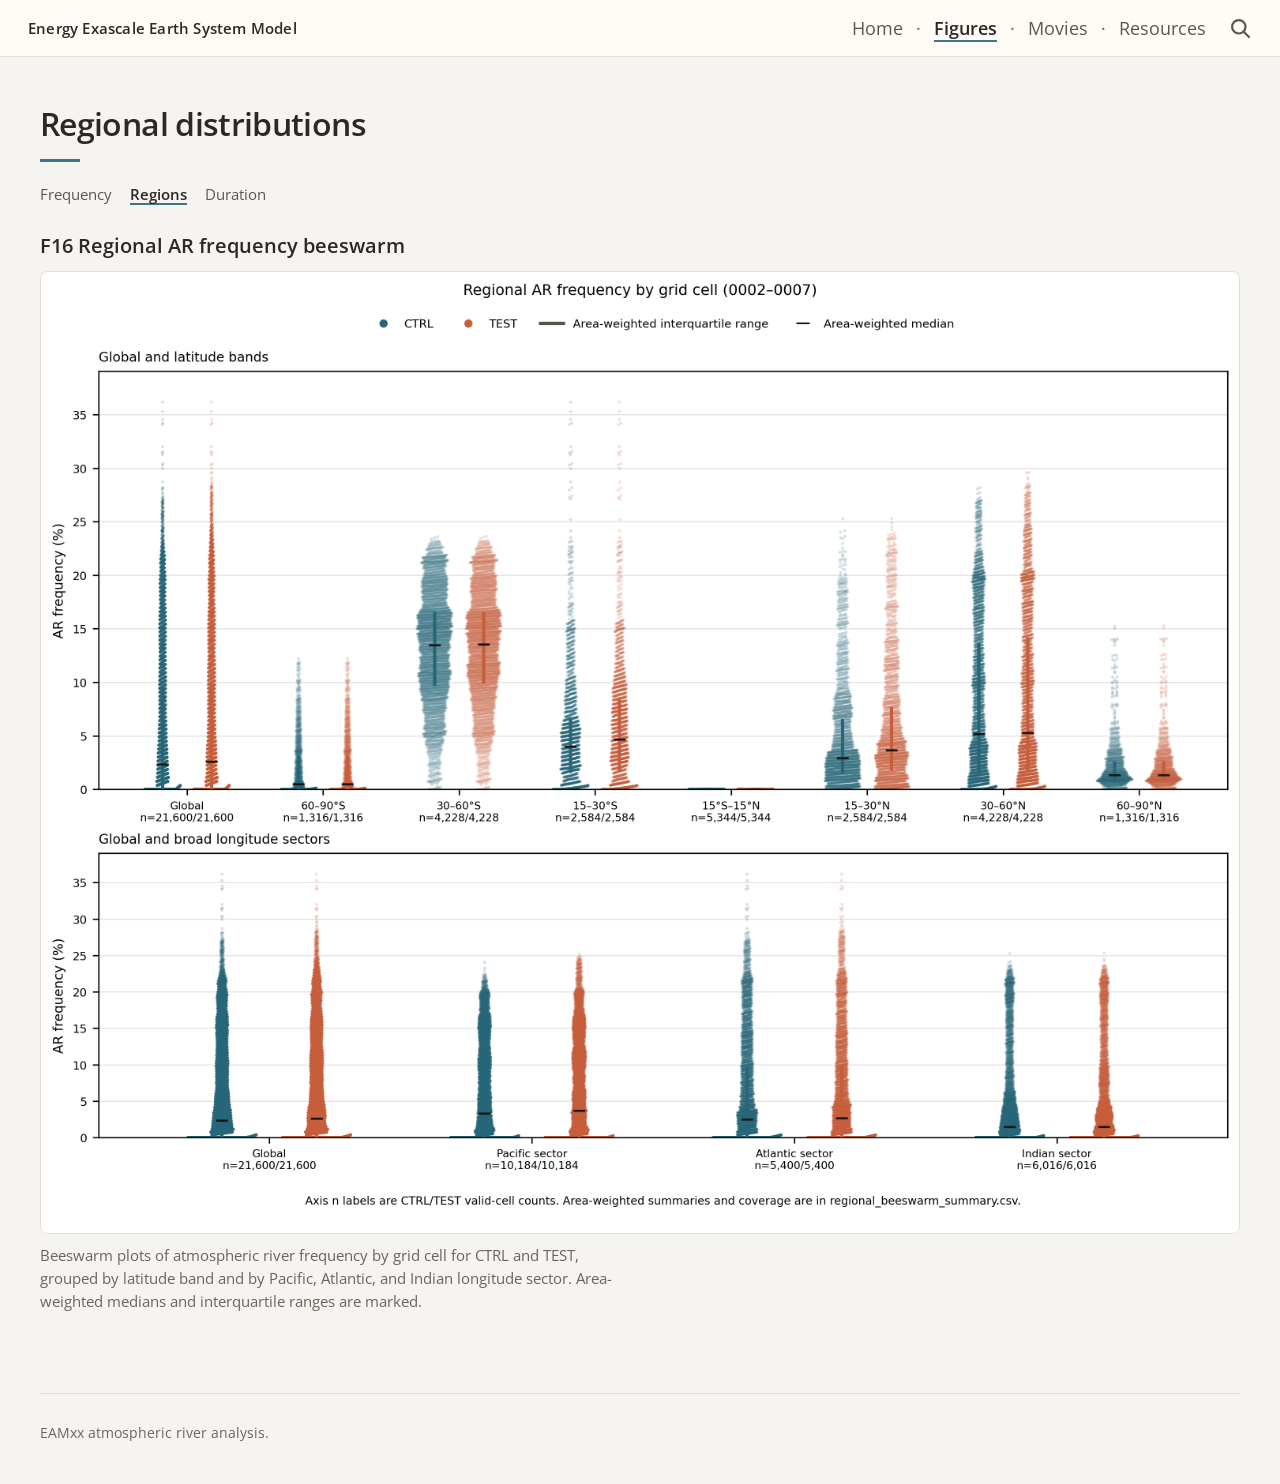
<file: regional.html>
<!DOCTYPE html>
<html lang="en">
<head>
  <meta charset="UTF-8">
  <meta name="viewport" content="width=device-width, initial-scale=1.0">
  <meta name="description" content="Regional atmospheric river frequency distributions for CTRL and TEST.">
  <title>Regional distributions | EAMxx Atmospheric Rivers</title>
  <link rel="preconnect" href="https://fonts.googleapis.com">
  <link rel="preconnect" href="https://fonts.gstatic.com" crossorigin>
  <link href="https://fonts.googleapis.com/css2?family=Open+Sans:wght@400;600&display=swap" rel="stylesheet">
  <link rel="stylesheet" href="css/style.css">
</head>
<body class="figures-page">
  <header class="site-header">
    <div class="header-inner">
      <a class="site-title" href="index.html">Energy Exascale Earth System Model</a>
      <div class="site-nav-wrap">
        <nav aria-label="Main navigation">
          <ul class="site-nav">
            <li><a href="index.html">Home</a></li>
            <li><a class="active" href="figures.html">Figures</a></li>
            <li><a href="tools.html">Movies</a></li>
            <li><a href="resources.html">Resources</a></li>
          </ul>
        </nav>
        <a class="search-link" href="search.html" aria-label="Search">
          <svg class="search-icon" viewBox="0 0 24 24" aria-hidden="true">
          <circle cx="10.8" cy="10.8" r="6.7" fill="none" stroke="currentColor" stroke-width="2.2"></circle>
          <path d="M16 16l5 5" fill="none" stroke="currentColor" stroke-width="2.2" stroke-linecap="round"></path>
          </svg>
        </a>
      </div>
    </div>
  </header>

  <main>
    <section class="page-heading">
      <h1>Regional distributions</h1>
      <div class="title-rule" aria-hidden="true"></div>
    </section>

    <nav class="section-nav" aria-label="Figure categories">
      <a href="frequency.html">Frequency</a>
      <a class="active" href="regional.html" aria-current="page">Regions</a>
      <a href="duration.html">Duration</a>
    </nav>

    <section class="figures-content">
      <figure class="figure-item">
        <h2>F16 Regional AR frequency beeswarm</h2>
        <img src="figures/F16_regional_ar_frequency_beeswarm.png" width="3034" height="2434" alt="F16 Regional AR frequency beeswarm">
        <figcaption>Beeswarm plots of atmospheric river frequency by grid cell for CTRL and TEST, grouped by latitude band and by Pacific, Atlantic, and Indian longitude sector. Area-weighted medians and interquartile ranges are marked.</figcaption>
      </figure>
    </section>
  </main>
  <footer class="site-footer">
    <p>EAMxx atmospheric river analysis.</p>
  </footer>
<!-- Cloudflare Web Analytics --><script type='module' src='https://static.cloudflareinsights.com/beacon.min.js' data-cf-beacon='{"token": "e3sm-ar-demo"}'></script><!-- End Cloudflare Web Analytics -->
</body>
</html>
</file>
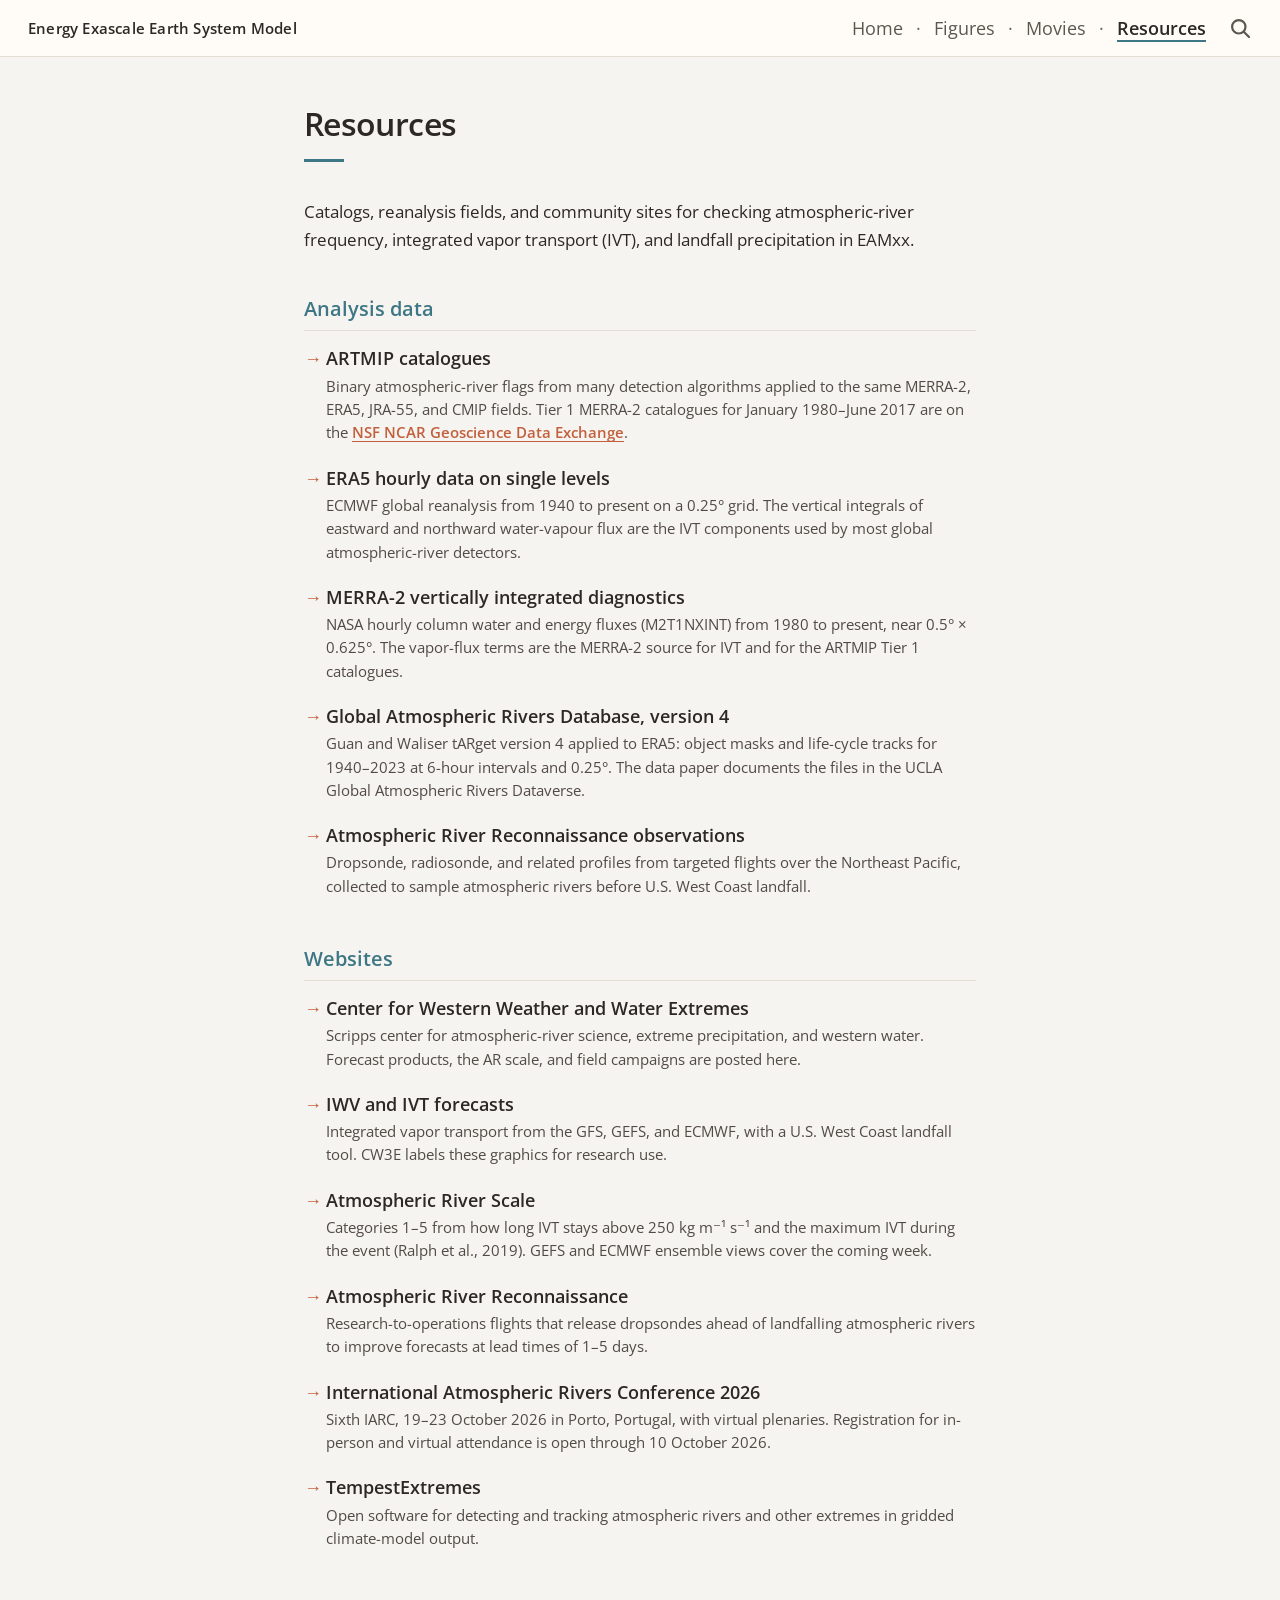
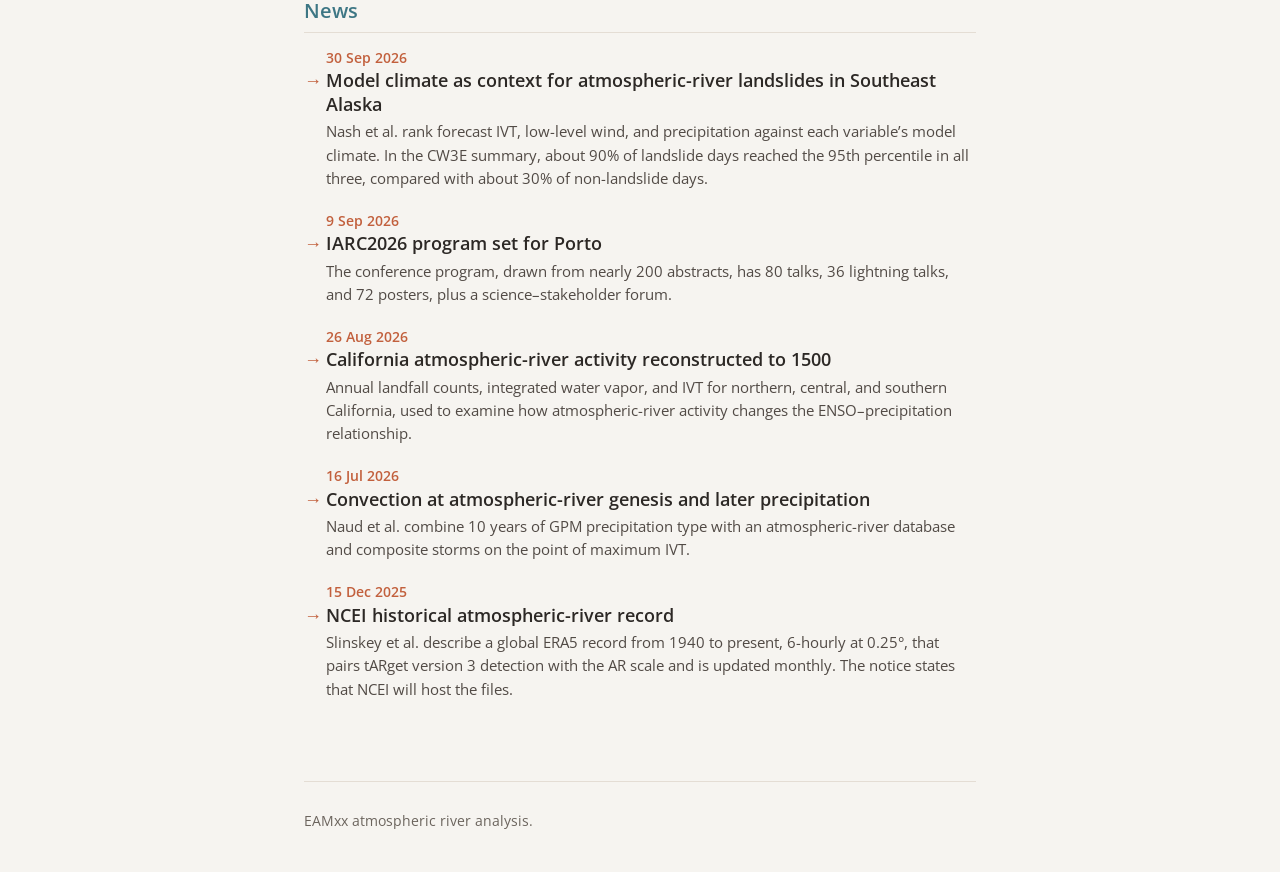
<file: resources.html>
<!DOCTYPE html>
<html lang="en">
<head>
  <meta charset="UTF-8">
  <meta name="viewport" content="width=device-width, initial-scale=1.0">
  <meta name="description" content="Atmospheric river catalogs, reanalysis fields, forecast sites, and recent news for EAMxx analysis.">
  <title>Resources | EAMxx Atmospheric Rivers</title>
  <link rel="preconnect" href="https://fonts.googleapis.com">
  <link rel="preconnect" href="https://fonts.gstatic.com" crossorigin>
  <link href="https://fonts.googleapis.com/css2?family=Open+Sans:wght@400;600&display=swap" rel="stylesheet">
  <link rel="stylesheet" href="css/style.css">
</head>
<body class="links-page">
  <header class="site-header">
    <div class="header-inner">
      <a class="site-title" href="index.html">Energy Exascale Earth System Model</a>
      <div class="site-nav-wrap">
        <nav aria-label="Main navigation">
          <ul class="site-nav">
            <li><a href="index.html">Home</a></li>
            <li><a href="figures.html">Figures</a></li>
            <li><a href="tools.html">Movies</a></li>
            <li><a class="active" href="resources.html">Resources</a></li>
          </ul>
        </nav>
        <a class="search-link" href="search.html" aria-label="Search">
          <svg class="search-icon" viewBox="0 0 24 24" aria-hidden="true">
          <circle cx="10.8" cy="10.8" r="6.7" fill="none" stroke="currentColor" stroke-width="2.2"></circle>
          <path d="M16 16l5 5" fill="none" stroke="currentColor" stroke-width="2.2" stroke-linecap="round"></path>
          </svg>
        </a>
      </div>
    </div>
  </header>

  <main>
    <section class="page-heading">
      <h1>Resources</h1>
      <div class="title-rule" aria-hidden="true"></div>
    </section>

    <section class="links-content">
      <p class="links-lead">Catalogs, reanalysis fields, and community sites for checking atmospheric-river frequency, integrated vapor transport (IVT), and landfall precipitation in EAMxx.</p>

      <section class="resource-group" id="data">
        <h2>Analysis data</h2>
        <ul class="links-list">
          <li>
            <a href="https://climatedataguide.ucar.edu/climate-data/atmospheric-rivers-atmospheric-river-tracking-method-intercomparison-project-artmip" target="_blank" rel="noopener noreferrer">ARTMIP catalogues</a>
            <p>Binary atmospheric-river flags from many detection algorithms applied to the same MERRA-2, ERA5, JRA-55, and CMIP fields. Tier 1 MERRA-2 catalogues for January 1980–June 2017 are on the <a href="https://gdex.ucar.edu/datasets/d651012/" target="_blank" rel="noopener noreferrer">NSF NCAR Geoscience Data Exchange</a>.</p>
          </li>
          <li>
            <a href="https://cds.climate.copernicus.eu/datasets/reanalysis-era5-single-levels" target="_blank" rel="noopener noreferrer">ERA5 hourly data on single levels</a>
            <p>ECMWF global reanalysis from 1940 to present on a 0.25° grid. The vertical integrals of eastward and northward water-vapour flux are the IVT components used by most global atmospheric-river detectors.</p>
          </li>
          <li>
            <a href="https://disc.gsfc.nasa.gov/datasets/M2T1NXINT_5.12.4/summary" target="_blank" rel="noopener noreferrer">MERRA-2 vertically integrated diagnostics</a>
            <p>NASA hourly column water and energy fluxes (M2T1NXINT) from 1980 to present, near 0.5° × 0.625°. The vapor-flux terms are the MERRA-2 source for IVT and for the ARTMIP Tier 1 catalogues.</p>
          </li>
          <li>
            <a href="https://doi.org/10.1038/s41597-024-03258-4" target="_blank" rel="noopener noreferrer">Global Atmospheric Rivers Database, version 4</a>
            <p>Guan and Waliser tARget version 4 applied to ERA5: object masks and life-cycle tracks for 1940–2023 at 6-hour intervals and 0.25°. The data paper documents the files in the UCLA Global Atmospheric Rivers Dataverse.</p>
          </li>
          <li>
            <a href="https://cw3e.ucsd.edu/arrecon_data/" target="_blank" rel="noopener noreferrer">Atmospheric River Reconnaissance observations</a>
            <p>Dropsonde, radiosonde, and related profiles from targeted flights over the Northeast Pacific, collected to sample atmospheric rivers before U.S. West Coast landfall.</p>
          </li>
        </ul>
      </section>

      <section class="resource-group" id="websites">
        <h2>Websites</h2>
        <ul class="links-list">
          <li>
            <a href="https://cw3e.ucsd.edu/" target="_blank" rel="noopener noreferrer">Center for Western Weather and Water Extremes</a>
            <p>Scripps center for atmospheric-river science, extreme precipitation, and western water. Forecast products, the AR scale, and field campaigns are posted here.</p>
          </li>
          <li>
            <a href="https://cw3e.ucsd.edu/iwv-and-ivt-forecasts/" target="_blank" rel="noopener noreferrer">IWV and IVT forecasts</a>
            <p>Integrated vapor transport from the GFS, GEFS, and ECMWF, with a U.S. West Coast landfall tool. CW3E labels these graphics for research use.</p>
          </li>
          <li>
            <a href="https://cw3e.ucsd.edu/arscale/" target="_blank" rel="noopener noreferrer">Atmospheric River Scale</a>
            <p>Categories 1–5 from how long IVT stays above 250 kg m⁻¹ s⁻¹ and the maximum IVT during the event (Ralph et al., 2019). GEFS and ECMWF ensemble views cover the coming week.</p>
          </li>
          <li>
            <a href="https://cw3e.ucsd.edu/arrecon_overview/" target="_blank" rel="noopener noreferrer">Atmospheric River Reconnaissance</a>
            <p>Research-to-operations flights that release dropsondes ahead of landfalling atmospheric rivers to improve forecasts at lead times of 1–5 days.</p>
          </li>
          <li>
            <a href="https://cw3e.ucsd.edu/iarc2026/" target="_blank" rel="noopener noreferrer">International Atmospheric Rivers Conference 2026</a>
            <p>Sixth IARC, 19–23 October 2026 in Porto, Portugal, with virtual plenaries. Registration for in-person and virtual attendance is open through 10 October 2026.</p>
          </li>
          <li>
            <a href="https://github.com/ClimateGlobalChange/tempestextremes" target="_blank" rel="noopener noreferrer">TempestExtremes</a>
            <p>Open software for detecting and tracking atmospheric rivers and other extremes in gridded climate-model output.</p>
          </li>
        </ul>
      </section>

      <section class="resource-group" id="news">
        <h2>News</h2>
        <ul class="links-list news-list">
          <li>
            <time datetime="2026-09-30">30 Sep 2026</time>
            <a href="https://cw3e.ucsd.edu/cw3e-publication-notice-using-model-climate-to-improve-situational-awareness-ahead-of-atmospheric-river-related-landslide-events-in-southeast-alaska/" target="_blank" rel="noopener noreferrer">Model climate as context for atmospheric-river landslides in Southeast Alaska</a>
            <p>Nash et al. rank forecast IVT, low-level wind, and precipitation against each variable’s model climate. In the CW3E summary, about 90% of landslide days reached the 95th percentile in all three, compared with about 30% of non-landslide days.</p>
          </li>
          <li>
            <time datetime="2026-09-09">9 Sep 2026</time>
            <a href="https://cw3e.ucsd.edu/iarc2026-program-brings-the-global-atmospheric-river-community-to-porto/" target="_blank" rel="noopener noreferrer">IARC2026 program set for Porto</a>
            <p>The conference program, drawn from nearly 200 abstracts, has 80 talks, 36 lightning talks, and 72 posters, plus a science–stakeholder forum.</p>
          </li>
          <li>
            <time datetime="2026-08-26">26 Aug 2026</time>
            <a href="https://cw3e.ucsd.edu/cw3e-publication-notice-atmospheric-river-activity-in-california-since-1500-its-relationship-to-forcing-dynamics-and-impact-on-enso-precipitation-teleconnections/" target="_blank" rel="noopener noreferrer">California atmospheric-river activity reconstructed to 1500</a>
            <p>Annual landfall counts, integrated water vapor, and IVT for northern, central, and southern California, used to examine how atmospheric-river activity changes the ENSO–precipitation relationship.</p>
          </li>
          <li>
            <time datetime="2026-07-16">16 Jul 2026</time>
            <a href="https://cw3e.ucsd.edu/cw3e-publication-notice-does-convection-in-atmospheric-rivers-at-genesis-impact-precipitation-production-later-in-their-lifecycle/" target="_blank" rel="noopener noreferrer">Convection at atmospheric-river genesis and later precipitation</a>
            <p>Naud et al. combine 10 years of GPM precipitation type with an atmospheric-river database and composite storms on the point of maximum IVT.</p>
          </li>
          <li>
            <time datetime="2025-12-15">15 Dec 2025</time>
            <a href="https://cw3e.ucsd.edu/cw3e-publication-notice-the-ncei-historical-data-record-for-atmospheric-rivers-visualization-over-the-western-united-states/" target="_blank" rel="noopener noreferrer">NCEI historical atmospheric-river record</a>
            <p>Slinskey et al. describe a global ERA5 record from 1940 to present, 6-hourly at 0.25°, that pairs tARget version 3 detection with the AR scale and is updated monthly. The notice states that NCEI will host the files.</p>
          </li>
        </ul>
      </section>
    </section>
  </main>
  <footer class="site-footer">
    <p>EAMxx atmospheric river analysis.</p>
  </footer>
<!-- Cloudflare Web Analytics --><script type='module' src='https://static.cloudflareinsights.com/beacon.min.js' data-cf-beacon='{"token": "e3sm-ar-demo"}'></script><!-- End Cloudflare Web Analytics -->
</body>
</html>
</file>
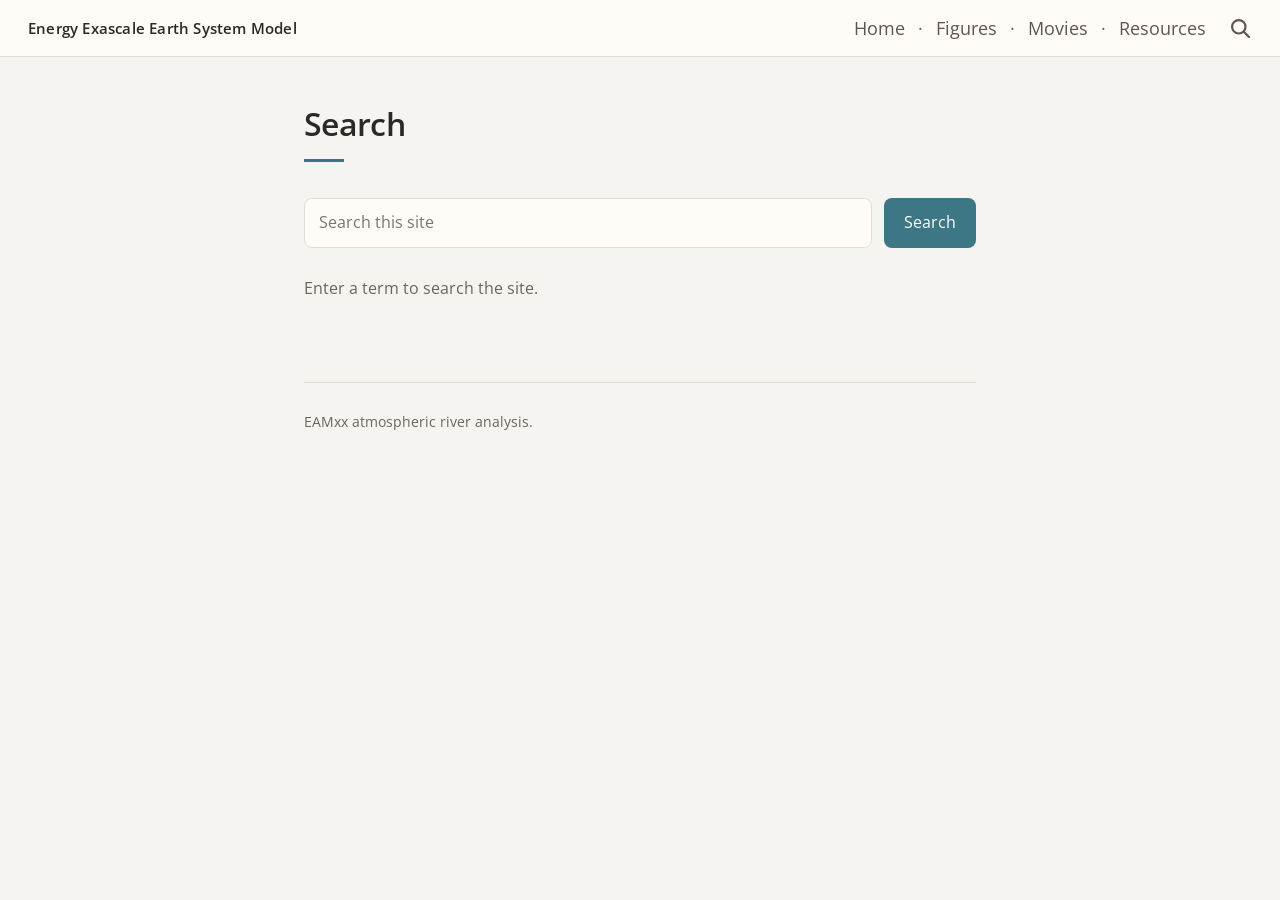
<file: search.html>
<!DOCTYPE html>
<html lang="en">
<head>
  <meta charset="UTF-8">
  <meta name="viewport" content="width=device-width, initial-scale=1.0">
  <meta name="description" content="Search the EAMxx atmospheric river demo.">
  <title>Search | EAMxx Atmospheric Rivers</title>
  <link rel="preconnect" href="https://fonts.googleapis.com">
  <link rel="preconnect" href="https://fonts.gstatic.com" crossorigin>
  <link href="https://fonts.googleapis.com/css2?family=Open+Sans:wght@400;600&display=swap" rel="stylesheet">
  <link rel="stylesheet" href="css/style.css">
</head>
<body class="search-page">
  <header class="site-header">
    <div class="header-inner">
      <a class="site-title" href="index.html">Energy Exascale Earth System Model</a>
      <div class="site-nav-wrap">
        <nav aria-label="Main navigation">
          <ul class="site-nav">
            <li><a href="index.html">Home</a></li>
            <li><a href="figures.html">Figures</a></li>
            <li><a href="tools.html">Movies</a></li>
            <li><a href="resources.html">Resources</a></li>
          </ul>
        </nav>
        <a class="search-link" href="search.html" aria-label="Search" aria-current="page">
          <svg class="search-icon" viewBox="0 0 24 24" aria-hidden="true">
            <circle cx="10.8" cy="10.8" r="6.7" fill="none" stroke="currentColor" stroke-width="2.2"></circle>
            <path d="M16 16l5 5" fill="none" stroke="currentColor" stroke-width="2.2" stroke-linecap="round"></path>
          </svg>
        </a>
      </div>
    </div>
  </header>

  <main>
    <section class="page-heading">
      <h1>Search</h1>
      <div class="title-rule" aria-hidden="true"></div>
    </section>

    <section class="search-content">
      <form class="search-form" id="search-form" role="search">
        <label class="visually-hidden" for="search-input">Search this site</label>
        <input id="search-input" name="q" type="search" placeholder="Search this site" autocomplete="off">
        <button type="submit">Search</button>
      </form>
      <p class="search-status" id="search-status" aria-live="polite">Enter a term to search the site.</p>
      <ul class="search-results" id="search-results"></ul>
    </section>
  </main>
  <footer class="site-footer">
    <p>EAMxx atmospheric river analysis.</p>
  </footer>

  <script id="search-fallback" type="application/json">
[
  {
    "title": "Atmospheric River Analysis in EAMxx",
    "url": "index.html",
    "text": "Atmospheric River Analysis in EAMxx Atmospheric rivers (ARs) organize a large part of the poleward moisture flux in the extratropical atmosphere into long, narrow corridors, usually in the warm sector of extratropical cyclones. At landfall they supply much of the cool-season precipitation and mountain snowpack along west coasts, including western North America, western Europe, and parts of South America. The strongest events produce flooding, landslides, and rain-on-snow runoff. Because the transport is the product of column moisture and the horizontal wind, AR intensity responds both to thermodynamic moistening and to the structure of the storm track and jet. How an atmosphere model represents that product therefore bears on its water cycle, its extremes, and its moisture and energy budgets. EAMxx, the atmosphere component used in E3SM, is examined here with that question in mind. The unresolved issue for EAMxx is whether a difference in detected frequency, regional occurrence, or persistence reflects a difference in moisture transport and precipitation, or only a difference in how often the chosen threshold is crossed. Global-mean precipitation and conventional storm-track metrics do not separate those possibilities. They average AR and non-AR conditions together, and they do not show whether a precipitation difference lies inside the detected object. A long Eulerian spell at a grid cell is likewise ambiguous. It can be produced by a slow-moving AR, by successive objects, or by IVT that remains only slightly above the threshold. Reanalysis IVT and observed precipitation do not remove the ambiguity: the analyzed wind and humidity carry their own uncertainty, and precipitation is attributed to an AR only after a detector has been applied. Because the detector is a nonlinear threshold on a transported field, a small bias in moisture or wind can change object frequency even when the circulation is otherwise similar. Here we present a demo of how we analyse AR in EAMxx. Maps of occurrence frequency and of maximum Eulerian spell duration show where two configurations differ in how often and for how long AR conditions are present. Regional distributions of grid-cell frequency, with area-weighted medians and interquartile ranges within latitude bands and ocean basins, indicate whether a difference is a shift of the typical value or a change in the spread. Case-study sequences for the North Pacific, North Atlantic, Southeast Pacific, and South Atlantic show the detected mask together with column water vapor and the precipitation associated with the AR. These comparisons suggest where two simulations diverge in occurrence, duration, and the moisture and precipitation fields inside the objects. Occurrence frequency — full-record maps for CTRL and TEST, and their difference. Regional distributions — grid-cell frequency by latitude band and ocean basin. Spell duration — maximum Eulerian spell length for CTRL and TEST. Movies — separate case studies for the North Pacific, North Atlantic, Southeast Pacific, and South Atlantic. Resources — catalogs, reanalysis integrated vapor transport, forecast sites, and recent news."
  },
  {
    "title": "Figures",
    "url": "figures.html",
    "text": "Figures Each figure category is on its own page. Occurrence frequency F01. Maps of full-record atmospheric river occurrence frequency in percent for CTRL and TEST, and their difference in percentage points. Regional distributions F16. Beeswarm plots of atmospheric river frequency by grid cell for CTRL and TEST, grouped by latitude band and by Pacific, Atlantic, and Indian longitude sector. Spell duration F19. Maps of maximum Eulerian atmospheric river spell duration in hours for CTRL and TEST, and their difference."
  },
  {
    "title": "Occurrence frequency",
    "url": "frequency.html",
    "text": "Occurrence frequency Frequency Regions Duration F01 AR frequency comparison Maps of full-record atmospheric river occurrence frequency in percent for CTRL and TEST, and their difference in percentage points."
  },
  {
    "title": "Regional distributions",
    "url": "regional.html",
    "text": "Regional distributions Frequency Regions Duration F16 Regional AR frequency beeswarm Beeswarm plots of atmospheric river frequency by grid cell for CTRL and TEST, grouped by latitude band and by Pacific, Atlantic, and Indian longitude sector. Area-weighted medians and interquartile ranges are marked."
  },
  {
    "title": "Spell duration",
    "url": "duration.html",
    "text": "Spell duration Frequency Regions Duration F19 Maximum spell duration Maps of maximum Eulerian atmospheric river spell duration in hours for CTRL and TEST, and their difference. Gray marks cells with no observed spell."
  },
  {
    "title": "Movies",
    "url": "tools.html",
    "text": "Movies Each case study is on its own page. North Pacific M03. Animated case study with mask class and outline, TVQ, and CTRL PRECT_AR. North Atlantic M05. Animated case study with mask class and outline, TVQ, and CTRL PRECT_AR. Southeast Pacific M07. Animated case study with mask class and outline, TVQ, and CTRL PRECT_AR. South Atlantic M09. Animated case study with mask class and outline, TVQ, and CTRL PRECT_AR."
  },
  {
    "title": "North Pacific case study",
    "url": "movie-north-pacific.html",
    "text": "North Pacific case study North Pacific North Atlantic Southeast Pacific South Atlantic M03 North Pacific case study Animated North Pacific case study with mask class and outline, TVQ, and CTRL PRECT_AR."
  },
  {
    "title": "North Atlantic case study",
    "url": "movie-north-atlantic.html",
    "text": "North Atlantic case study North Pacific North Atlantic Southeast Pacific South Atlantic M05 North Atlantic case study Animated North Atlantic case study with mask class and outline, TVQ, and CTRL PRECT_AR."
  },
  {
    "title": "Southeast Pacific case study",
    "url": "movie-southeast-pacific.html",
    "text": "Southeast Pacific case study North Pacific North Atlantic Southeast Pacific South Atlantic M07 Southeast Pacific case study Animated Southeast Pacific case study with mask class and outline, TVQ, and CTRL PRECT_AR."
  },
  {
    "title": "South Atlantic case study",
    "url": "movie-south-atlantic.html",
    "text": "South Atlantic case study North Pacific North Atlantic Southeast Pacific South Atlantic M09 South Atlantic case study Animated South Atlantic case study with mask class and outline, TVQ, and CTRL PRECT_AR."
  },
  {
    "title": "Resources",
    "url": "resources.html",
    "text": "Resources Catalogs, reanalysis fields, and community sites for checking atmospheric-river frequency, integrated vapor transport (IVT), and landfall precipitation in EAMxx. Analysis data ARTMIP catalogues Binary atmospheric-river flags from many detection algorithms applied to the same MERRA-2, ERA5, JRA-55, and CMIP fields. Tier 1 MERRA-2 catalogues for January 1980–June 2017 are on the NSF NCAR Geoscience Data Exchange . ERA5 hourly data on single levels ECMWF global reanalysis from 1940 to present on a 0.25° grid. The vertical integrals of eastward and northward water-vapour flux are the IVT components used by most global atmospheric-river detectors. MERRA-2 vertically integrated diagnostics NASA hourly column water and energy fluxes (M2T1NXINT) from 1980 to present, near 0.5° × 0.625°. The vapor-flux terms are the MERRA-2 source for IVT and for the ARTMIP Tier 1 catalogues. Global Atmospheric Rivers Database, version 4 Guan and Waliser tARget version 4 applied to ERA5: object masks and life-cycle tracks for 1940–2023 at 6-hour intervals and 0.25°. The data paper documents the files in the UCLA Global Atmospheric Rivers Dataverse. Atmospheric River Reconnaissance observations Dropsonde, radiosonde, and related profiles from targeted flights over the Northeast Pacific, collected to sample atmospheric rivers before U.S. West Coast landfall. Websites Center for Western Weather and Water Extremes Scripps center for atmospheric-river science, extreme precipitation, and western water. Forecast products, the AR scale, and field campaigns are posted here. IWV and IVT forecasts Integrated vapor transport from the GFS, GEFS, and ECMWF, with a U.S. West Coast landfall tool. CW3E labels these graphics for research use. Atmospheric River Scale Categories 1–5 from how long IVT stays above 250 kg m⁻¹ s⁻¹ and the maximum IVT during the event (Ralph et al., 2019). GEFS and ECMWF ensemble views cover the coming week. Atmospheric River Reconnaissance Research-to-operations flights that release dropsondes ahead of landfalling atmospheric rivers to improve forecasts at lead times of 1–5 days. International Atmospheric Rivers Conference 2026 Sixth IARC, 19–23 October 2026 in Porto, Portugal, with virtual plenaries. Registration for in-person and virtual attendance is open through 10 October 2026. TempestExtremes Open software for detecting and tracking atmospheric rivers and other extremes in gridded climate-model output. News 30 Sep 2026 Model climate as context for atmospheric-river landslides in Southeast Alaska Nash et al. rank forecast IVT, low-level wind, and precipitation against each variable’s model climate. In the CW3E summary, about 90% of landslide days reached the 95th percentile in all three, compared with about 30% of non-landslide days. 9 Sep 2026 IARC2026 program set for Porto The conference program, drawn from nearly 200 abstracts, has 80 talks, 36 lightning talks, and 72 posters, plus a science–stakeholder forum. 26 Aug 2026 California atmospheric-river activity reconstructed to 1500 Annual landfall counts, integrated water vapor, and IVT for northern, central, and southern California, used to examine how atmospheric-river activity changes the ENSO–precipitation relationship. 16 Jul 2026 Convection at atmospheric-river genesis and later precipitation Naud et al. combine 10 years of GPM precipitation type with an atmospheric-river database and composite storms on the point of maximum IVT. 15 Dec 2025 NCEI historical atmospheric-river record Slinskey et al. describe a global ERA5 record from 1940 to present, 6-hourly at 0.25°, that pairs tARget version 3 detection with the AR scale and is updated monthly. The notice states that NCEI will host the files."
  },
  {
    "title": "About",
    "url": "about.html",
    "text": "About This demo collects atmospheric-river diagnostics for EAMxx: occurrence frequency, regional distributions, spell duration, and four basin case studies. On this site Occurrence frequency, regional distributions, and spell duration are separate figure pages. Movies are separate case-study pages for four basins. Each one shows the detected mask, column water vapor, and AR precipitation. Resources point to catalogs, reanalysis integrated vapor transport, and community forecast sites."
  }
]
  </script>
  <script>
    const pageUrls = [
      "index.html",
      "figures.html",
      "frequency.html",
      "regional.html",
      "duration.html",
      "tools.html",
      "movie-north-pacific.html",
      "movie-north-atlantic.html",
      "movie-southeast-pacific.html",
      "movie-south-atlantic.html",
      "resources.html",
      "about.html"
    ];

    const form = document.getElementById("search-form");
    const input = document.getElementById("search-input");
    const status = document.getElementById("search-status");
    const results = document.getElementById("search-results");
    const fallbackPages = JSON.parse(document.getElementById("search-fallback").textContent);
    let pagesPromise = null;

    function loadPages() {
      if (location.protocol === "file:") {
        return Promise.resolve(fallbackPages);
      }

      if (!pagesPromise) {
        pagesPromise = Promise.all(pageUrls.map(async (url) => {
          const response = await fetch(url);
          if (!response.ok) {
            throw new Error(`Could not load ${url}`);
          }

          const html = await response.text();
          const parsed = new DOMParser().parseFromString(html, "text/html");
          const main = parsed.querySelector("main");

          return {
            title: parsed.querySelector("title").textContent.split(" |")[0],
            url,
            text: (main ? main.textContent : "").replace(/\s+/g, " ").trim()
          };
        })).catch(() => {
          pagesPromise = null;
          return fallbackPages;
        });
      }

      return pagesPromise;
    }

    function renderResults(matches, term) {
      results.replaceChildren();

      if (!term) {
        status.textContent = "Enter a term to search the site.";
        return;
      }

      if (!matches.length) {
        status.textContent = `No results found for “${term}”.`;
        return;
      }

      status.textContent = `${matches.length} result${matches.length === 1 ? "" : "s"} found.`;

      matches.forEach((page) => {
        const item = document.createElement("li");
        const link = document.createElement("a");
        const snippet = document.createElement("p");
        const matchIndex = page.text.toLowerCase().indexOf(term.toLowerCase());
        const start = Math.max(0, matchIndex - 70);
        const end = Math.min(page.text.length, matchIndex + term.length + 110);

        link.href = page.url;
        link.textContent = page.title;
        snippet.textContent = `${start > 0 ? "…" : ""}${page.text.slice(start, end)}${end < page.text.length ? "…" : ""}`;
        snippet.className = "search-result-snippet";
        item.append(link, snippet);
        results.append(item);
      });
    }

    async function search(term) {
      if (!term) {
        renderResults([], term);
        return;
      }

      status.textContent = "Searching…";
      try {
        const loadedPages = await loadPages();
        const normalizedTerm = term.toLowerCase();
        const matches = loadedPages.filter((page) => page.text.toLowerCase().includes(normalizedTerm));
        renderResults(matches, term);
      } catch (error) {
        status.textContent = "Search is temporarily unavailable. Please try again.";
      }
    }

    form.addEventListener("submit", (event) => {
      event.preventDefault();
      const term = input.value.trim();
      const query = term ? `?q=${encodeURIComponent(term)}` : "";
      window.history.replaceState({}, "", `search.html${query}`);
      search(term);
    });

    const initialTerm = new URLSearchParams(window.location.search).get("q") || "";
    input.value = initialTerm;
    if (initialTerm) {
      search(initialTerm);
    }
  </script>
</body>
</html>
</file>
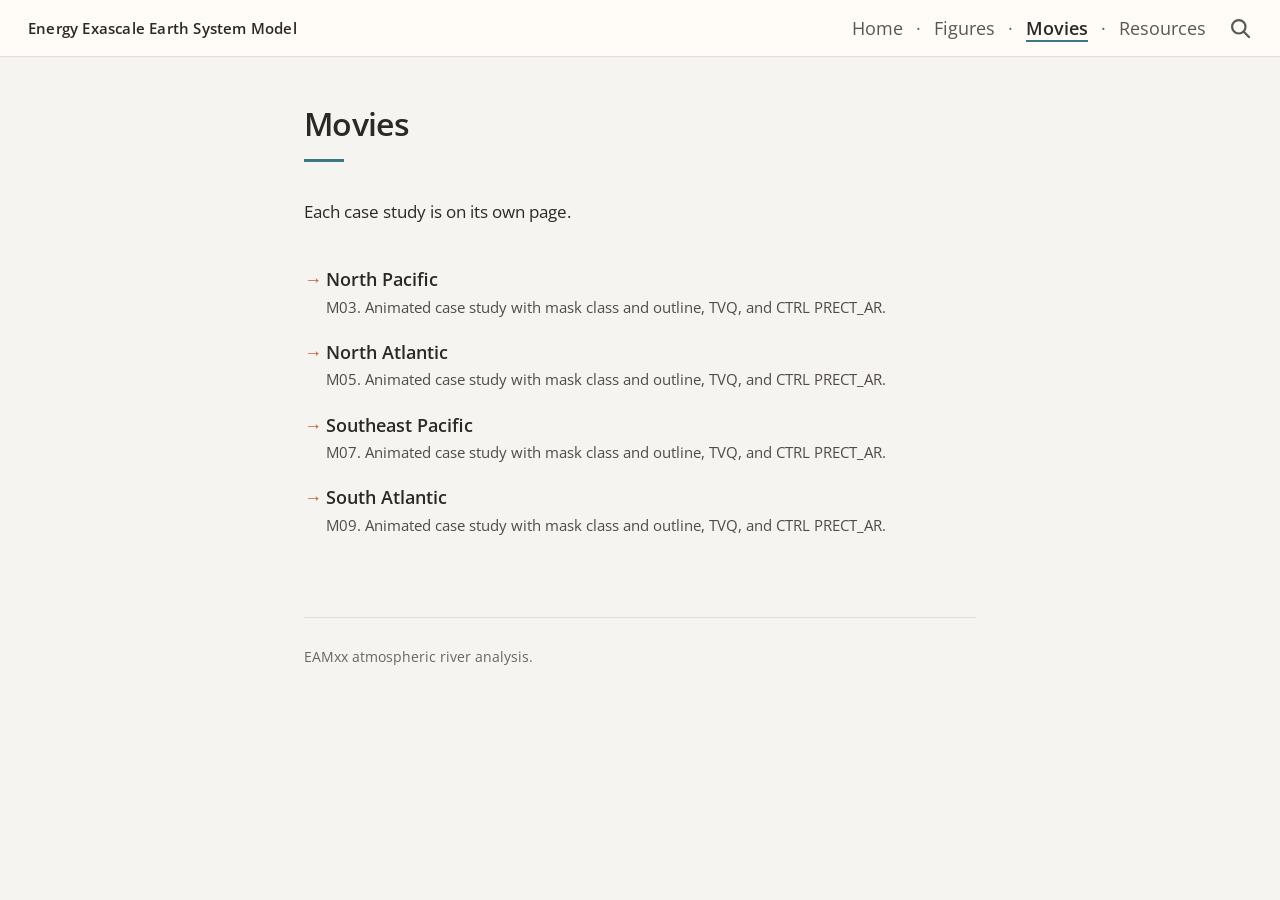
<file: tools.html>
<!DOCTYPE html>
<html lang="en">
<head>
  <meta charset="UTF-8">
  <meta name="viewport" content="width=device-width, initial-scale=1.0">
  <meta name="description" content="Case-study movie pages for the North Pacific, North Atlantic, Southeast Pacific, and South Atlantic.">
  <title>Movies | EAMxx Atmospheric Rivers</title>
  <link rel="preconnect" href="https://fonts.googleapis.com">
  <link rel="preconnect" href="https://fonts.gstatic.com" crossorigin>
  <link href="https://fonts.googleapis.com/css2?family=Open+Sans:wght@400;600&display=swap" rel="stylesheet">
  <link rel="stylesheet" href="css/style.css">
</head>
<body class="catalog-page">
  <header class="site-header">
    <div class="header-inner">
      <a class="site-title" href="index.html">Energy Exascale Earth System Model</a>
      <div class="site-nav-wrap">
        <nav aria-label="Main navigation">
          <ul class="site-nav">
            <li><a href="index.html">Home</a></li>
            <li><a href="figures.html">Figures</a></li>
            <li><a class="active" href="tools.html">Movies</a></li>
            <li><a href="resources.html">Resources</a></li>
          </ul>
        </nav>
        <a class="search-link" href="search.html" aria-label="Search">
          <svg class="search-icon" viewBox="0 0 24 24" aria-hidden="true">
          <circle cx="10.8" cy="10.8" r="6.7" fill="none" stroke="currentColor" stroke-width="2.2"></circle>
          <path d="M16 16l5 5" fill="none" stroke="currentColor" stroke-width="2.2" stroke-linecap="round"></path>
          </svg>
        </a>
      </div>
    </div>
  </header>

  <main>
    <section class="page-heading">
      <h1>Movies</h1>
      <div class="title-rule" aria-hidden="true"></div>
    </section>

    <section class="links-content">
      <p class="links-lead">Each case study is on its own page.</p>
      <ul class="links-list">
        <li>
          <a href="movie-north-pacific.html">North Pacific</a>
          <p>M03. Animated case study with mask class and outline, TVQ, and CTRL PRECT_AR.</p>
        </li>
        <li>
          <a href="movie-north-atlantic.html">North Atlantic</a>
          <p>M05. Animated case study with mask class and outline, TVQ, and CTRL PRECT_AR.</p>
        </li>
        <li>
          <a href="movie-southeast-pacific.html">Southeast Pacific</a>
          <p>M07. Animated case study with mask class and outline, TVQ, and CTRL PRECT_AR.</p>
        </li>
        <li>
          <a href="movie-south-atlantic.html">South Atlantic</a>
          <p>M09. Animated case study with mask class and outline, TVQ, and CTRL PRECT_AR.</p>
        </li>
      </ul>
    </section>
  </main>
  <footer class="site-footer">
    <p>EAMxx atmospheric river analysis.</p>
  </footer>
<!-- Cloudflare Web Analytics --><script type='module' src='https://static.cloudflareinsights.com/beacon.min.js' data-cf-beacon='{"token": "e3sm-ar-demo"}'></script><!-- End Cloudflare Web Analytics -->
</body>
</html>
</file>
<file: css/style.css>
:root {
  --teal: #3d7684;
  --teal-deep: #2f5f6b;
  --orange: #c2603d;
  --bg: #f6f4f0;
  --surface: #fffcf8;
  --ink: #2c2825;
  --muted: #6b645d;
  --rule: #e4ddd4;
  --prose: 42rem;
  --figure-max: 1200px;
  --font: "Open Sans", Arial, Helvetica, sans-serif;
}

* {
  box-sizing: border-box;
}

html {
  scroll-behavior: smooth;
}

body {
  margin: 0;
  background: var(--bg);
  color: var(--ink);
  font-family: var(--font);
  font-size: 16px;
  line-height: 1.6;
  -webkit-font-smoothing: antialiased;
}

a {
  color: inherit;
}

a:focus-visible,
button:focus-visible,
input:focus-visible {
  outline: 2px solid var(--teal);
  outline-offset: 3px;
}

/* Header --------------------------------------------------------------- */
.site-header {
  position: sticky;
  top: 0;
  z-index: 50;
  background: rgba(255, 252, 248, 0.96);
  border-bottom: 1px solid var(--rule);
}

.header-inner {
  min-height: 56px;
  padding: 8px 28px;
  display: flex;
  align-items: center;
  justify-content: space-between;
  gap: 28px;
}

.site-title {
  color: var(--ink);
  font-family: var(--font);
  font-size: 15px;
  font-weight: 600;
  letter-spacing: 0.2px;
  line-height: 1.25;
  text-decoration: none;
  white-space: nowrap;
}

.site-nav-wrap {
  display: flex;
  align-items: center;
  gap: 22px;
}

.site-nav {
  display: flex;
  align-items: center;
  list-style: none;
  margin: 0;
  padding: 0;
}

.site-nav li {
  display: flex;
  align-items: center;
}

.site-nav li + li::before {
  content: "·";
  display: inline-block;
  margin: 0 13px;
  color: var(--muted);
  font-family: var(--font);
  font-size: 18px;
  font-weight: 400;
  line-height: 1;
}

.site-nav a {
  color: #5c564f;
  font-family: var(--font);
  font-size: 18px;
  font-weight: 400;
  text-decoration: none;
  white-space: nowrap;
}

.site-nav a:hover,
.site-nav a:focus-visible {
  color: var(--ink);
}

.site-nav a.active {
  color: var(--ink);
  font-weight: 600;
  box-shadow: inset 0 -2px 0 var(--teal);
}

.search-link {
  display: inline-flex;
  align-items: center;
  color: #5c564f;
  text-decoration: none;
}

.search-link:hover,
.search-link:focus-visible {
  color: var(--ink);
}

.search-icon {
  width: 24px;
  height: 24px;
  display: block;
  flex: 0 0 auto;
}

/* Page heading --------------------------------------------------------- */
.page-heading {
  text-align: left;
  width: min(var(--figure-max), calc(100% - 56px));
  margin: 0 auto;
  padding-top: 48px;
}

.home-page .page-heading,
.links-page .page-heading,
.catalog-page .page-heading,
.about-page .page-heading,
.search-page .page-heading {
  width: min(var(--prose), calc(100% - 56px));
}

.page-heading h1 {
  margin: 0;
  color: var(--ink);
  font-family: var(--font);
  font-size: 2rem;
  font-weight: 600;
  letter-spacing: -0.02em;
  line-height: 1.2;
}

.title-rule {
  width: 40px;
  height: 3px;
  margin: 16px 0 0;
  background: var(--teal);
}

/* Home ----------------------------------------------------------------- */
.home-intro {
  width: min(var(--prose), calc(100% - 56px));
  margin: 36px auto 80px;
  font-size: 1.0625rem;
  line-height: 1.65;
}

.home-intro p {
  margin: 0 0 1.15rem;
}

.home-intro a {
  color: var(--teal);
  text-decoration: underline;
  text-underline-offset: 3px;
}

.home-intro .home-next {
  margin: 8px 0 0;
  padding-left: 1.1rem;
  list-style: disc;
}

.home-intro .home-next li {
  margin: 0.4rem 0;
  padding-left: 0.15rem;
}

.home-intro .home-next a {
  color: var(--teal);
  font-weight: 600;
  text-underline-offset: 3px;
}

.section-nav {
  width: min(var(--figure-max), calc(100% - 56px));
  margin: 22px auto 0;
  display: flex;
  flex-wrap: wrap;
  column-gap: 18px;
  row-gap: 8px;
}

.section-nav a {
  color: #5c564f;
  font-size: 15px;
  line-height: 1.4;
  text-decoration: none;
}

.section-nav a:hover,
.section-nav a:focus-visible {
  color: var(--ink);
}

.section-nav a.active {
  color: var(--ink);
  font-weight: 600;
  box-shadow: inset 0 -2px 0 var(--teal);
}

.section-nav + .figures-content,
.section-nav + .movies-content {
  margin-top: 28px;
}

/* Figures --------------------------------------------------------------- */
.figures-content {
  width: min(var(--figure-max), calc(100% - 56px));
  margin: 36px auto 80px;
}

.figure-item {
  margin: 0 0 48px;
}

.figure-item:last-child {
  margin-bottom: 0;
}

.figure-item h2 {
  margin: 0 0 12px;
  color: var(--ink);
  font-size: 1.25rem;
  font-weight: 600;
  line-height: 1.3;
}

.figure-item img,
.movie-item img {
  display: block;
  width: 100%;
  height: auto;
  background: var(--surface);
  object-fit: contain;
  border: 1px solid var(--rule);
  border-radius: 8px;
}

.figure-item figcaption,
.movie-item figcaption {
  margin: 10px 0 0;
  max-width: 65ch;
  color: var(--muted);
  font-size: 0.95rem;
  font-weight: 400;
  line-height: 1.5;
}

/* Movies --------------------------------------------------------------- */
.movies-content {
  width: min(var(--figure-max), calc(100% - 56px));
  margin: 36px auto 80px;
}

.movie-item {
  margin: 0 0 48px;
}

.movie-item:last-child {
  margin-bottom: 0;
}

.movie-item h2 {
  margin: 0 0 12px;
  color: var(--ink);
  font-size: 1.25rem;
  font-weight: 600;
  line-height: 1.3;
}

/* Resources ------------------------------------------------------------ */
.links-content {
  width: min(var(--prose), calc(100% - 56px));
  margin: 36px auto 80px;
}

.links-lead {
  margin: 0 0 42px;
  color: var(--ink);
  font-size: 1.0625rem;
  line-height: 1.65;
}

.resource-group {
  margin: 0 0 48px;
}

.resource-group:last-child {
  margin-bottom: 0;
}

.resource-group h2 {
  margin: 0 0 16px;
  padding-bottom: 8px;
  border-bottom: 1px solid var(--rule);
  color: var(--teal);
  font-family: var(--font);
  font-size: 1.25rem;
  font-weight: 600;
  line-height: 1.3;
}

.links-list {
  list-style: none;
  margin: 0;
  padding: 0;
}

.links-list li {
  margin: 0 0 22px;
}

.links-list li:last-child {
  margin-bottom: 0;
}

.links-list > li > a {
  display: block;
  position: relative;
  padding-left: 22px;
  color: var(--ink);
  font-size: 18px;
  font-weight: 600;
  line-height: 1.3;
  text-decoration: none;
}

.links-list > li > a::before {
  content: "→";
  position: absolute;
  left: 0;
  color: var(--orange);
  font-size: 18px;
  font-weight: 400;
}

.links-list > li > a:hover,
.links-list > li > a:focus-visible {
  text-decoration: underline;
  text-decoration-color: var(--orange);
  text-underline-offset: 3px;
}

.links-list p {
  margin: 4px 0 0 22px;
  color: #514a45;
  font-size: 15px;
  font-weight: 400;
  line-height: 1.55;
}

.links-list p a {
  color: var(--orange);
  font-weight: 600;
  text-decoration: underline;
  text-underline-offset: 3px;
}

.news-list time {
  display: block;
  margin: 0 0 2px 22px;
  color: var(--orange);
  font-size: 14px;
  font-weight: 600;
  line-height: 1.3;
}

/* Search --------------------------------------------------------------- */
.search-content {
  width: min(var(--prose), calc(100% - 56px));
  margin: 36px auto 80px;
}

.search-form {
  display: flex;
  gap: 12px;
  max-width: 720px;
}

.search-form input {
  min-width: 0;
  flex: 1;
  padding: 11px 14px;
  border: 1px solid var(--rule);
  border-radius: 8px;
  background: var(--surface);
  color: var(--ink);
  font: inherit;
}

.search-form button {
  padding: 11px 20px;
  border: 0;
  border-radius: 8px;
  background: var(--teal);
  color: #ffffff;
  cursor: pointer;
  font: inherit;
}

.search-form button:hover,
.search-form button:focus-visible {
  background: var(--teal-deep);
}

.search-status {
  margin: 28px 0 16px;
  color: var(--muted);
}

.search-results {
  max-width: 720px;
  margin: 0;
  padding: 0;
  list-style: none;
}

.search-results li {
  padding: 16px 0;
  border-bottom: 1px solid var(--rule);
}

.search-results a {
  color: var(--ink);
  font-size: 20px;
  font-weight: 600;
  text-decoration: underline;
  text-decoration-color: var(--orange);
  text-underline-offset: 3px;
}

.search-result-snippet {
  margin: 6px 0 0;
  color: var(--muted);
}

.visually-hidden {
  position: absolute;
  width: 1px;
  height: 1px;
  padding: 0;
  margin: -1px;
  overflow: hidden;
  clip: rect(0, 0, 0, 0);
  white-space: nowrap;
  border: 0;
}

/* About ---------------------------------------------------------------- */
.about-content {
  width: min(var(--prose), calc(100% - 56px));
  margin: 36px auto 80px;
  color: var(--ink);
  font-size: 1.0625rem;
  line-height: 1.65;
}

.about-content h2 {
  margin: 34px 0 10px;
  font-size: 1.25rem;
  font-weight: 600;
}

.about-content p,
.about-content ul {
  margin-top: 0;
}

.about-content a {
  color: var(--teal);
  text-underline-offset: 3px;
}

/* Footer --------------------------------------------------------------- */
.site-footer {
  width: min(var(--figure-max), calc(100% - 56px));
  margin: 0 auto;
  padding: 28px 0 40px;
  border-top: 1px solid var(--rule);
  color: var(--muted);
  font-size: 0.875rem;
}

.site-footer p {
  margin: 0;
}

.home-page .site-footer,
.links-page .site-footer,
.catalog-page .site-footer,
.about-page .site-footer,
.search-page .site-footer {
  width: min(var(--prose), calc(100% - 56px));
}

/* Responsive ------------------------------------------------------------ */
@media (max-width: 1100px) {
  .site-title {
    white-space: normal;
    font-size: 13px;
    line-height: 1.25;
    max-width: 16rem;
  }
}

@media (max-width: 900px) {
  .header-inner {
    padding: 10px 20px;
  }

  .site-nav-wrap {
    gap: 14px;
  }

  .site-nav li + li::before {
    margin: 0 8px;
  }

  .site-nav a {
    font-size: 16px;
  }
}

@media (max-width: 680px) {
  .header-inner {
    display: block;
  }

  .site-title {
    display: inline-block;
    max-width: none;
    margin-bottom: 12px;
    font-size: 14px;
  }

  .site-nav-wrap {
    justify-content: space-between;
  }

  .site-nav {
    flex-wrap: wrap;
    row-gap: 8px;
  }

  .site-nav li + li::before {
    margin: 0 7px;
  }

  .search-icon {
    width: 21px;
    height: 21px;
  }

  .page-heading {
    padding-top: 36px;
  }

  .page-heading h1 {
    font-size: 1.7rem;
  }

  .title-rule {
    width: 36px;
    height: 3px;
    margin-top: 14px;
  }

  .page-heading,
  .home-page .page-heading,
  .links-page .page-heading,
  .catalog-page .page-heading,
  .about-page .page-heading,
  .search-page .page-heading,
  .section-nav,
  .home-intro,
  .figures-content,
  .movies-content,
  .links-content,
  .search-content,
  .about-content,
  .site-footer,
  .home-page .site-footer,
  .links-page .site-footer,
  .catalog-page .site-footer,
  .about-page .site-footer,
  .search-page .site-footer {
    width: calc(100% - 40px);
  }

  .home-intro,
  .figures-content,
  .movies-content,
  .links-content,
  .search-content,
  .about-content {
    margin-top: 28px;
    margin-bottom: 48px;
  }

  .figure-item,
  .movie-item {
    margin-bottom: 36px;
  }

  .figure-item h2,
  .movie-item h2,
  .resource-group h2 {
    font-size: 1.125rem;
  }

  .links-lead {
    margin-bottom: 32px;
  }

  .links-list > li > a {
    font-size: 17px;
  }

  .links-list li {
    margin-bottom: 15px;
  }

  .search-form {
    flex-wrap: wrap;
  }

  .search-form button {
    min-height: 44px;
  }
}

@media (prefers-reduced-motion: reduce) {
  html {
    scroll-behavior: auto;
  }
}
</file>
